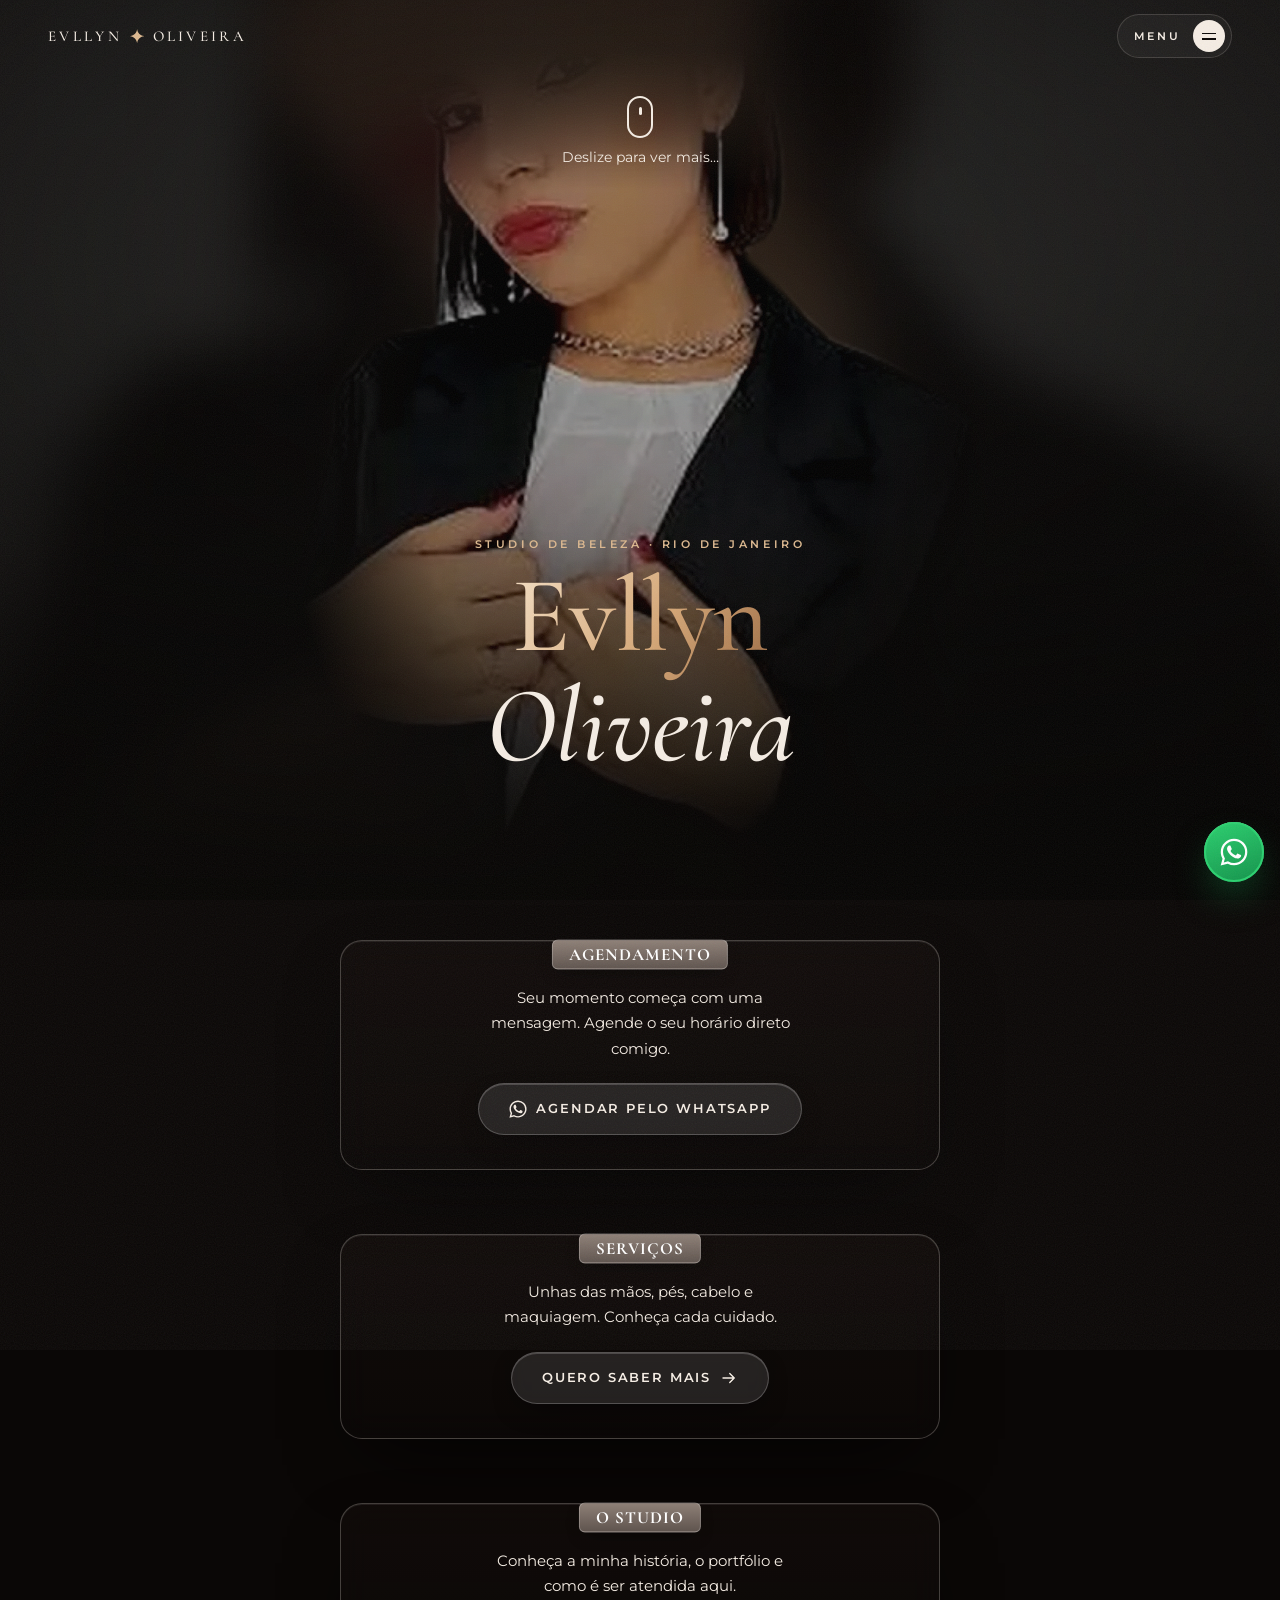
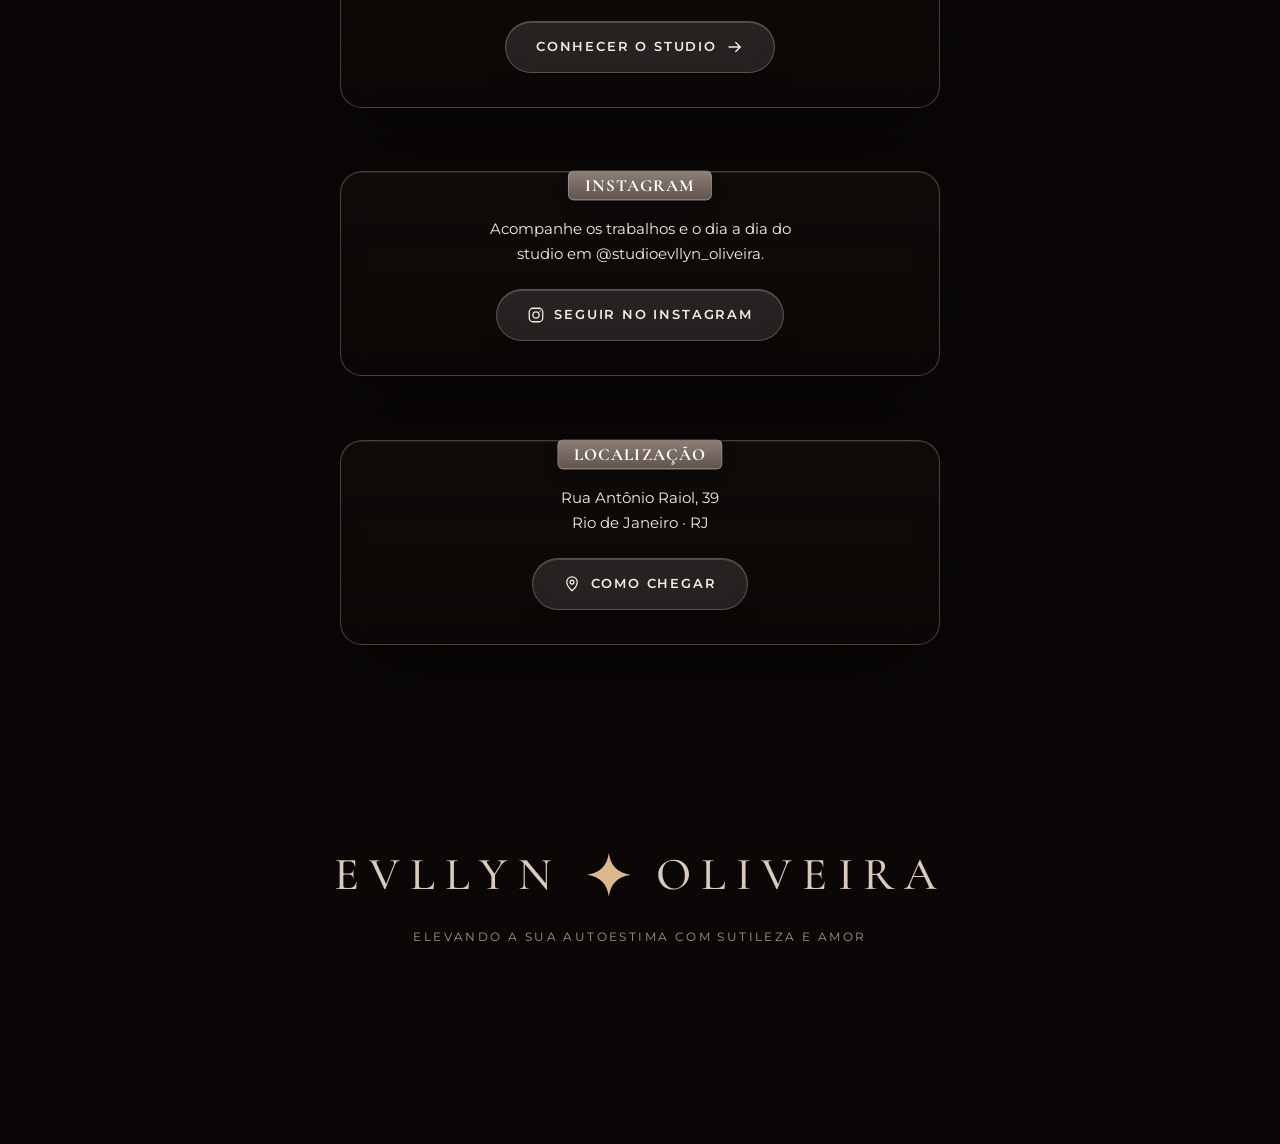
<file: index.html>
<!doctype html><html><head><meta charset=utf8><meta name=viewport content="width=device-width,initial-scale=1,viewport-fit=cover"><style>:root{color-scheme:light;box-sizing:border-box;padding-top:env(safe-area-inset-top,0px);padding-bottom:env(safe-area-inset-bottom,0px)}html{scroll-padding-top:env(safe-area-inset-top,0px)}body{margin:0;padding:0;font:14px -apple-system,BlinkMacSystemFont,sans-serif;background:#faf9f5;color:#141413}img{max-width:100%}[hidden]:not([hidden=until-found i]){display:none!important}</style></head><body>
<title>Evllyn Oliveira — Studio de beleza no Rio de Janeiro</title>
<link rel="stylesheet" href="assets/css/style.css">
<script defer src="assets/js/main.js"></script>
<script type="application/ld+json">{"@context": "https://schema.org", "@type": "BeautySalon", "name": "Studio Evllyn Oliveira", "url": "https://evllyn-oliveira.vercel.app/", "image": "https://evllyn-oliveira.vercel.app/og-image.jpg", "telephone": "+55 21 98229-0177", "sameAs": ["https://www.instagram.com/studioevllyn_oliveira/"], "address": {"@type": "PostalAddress", "streetAddress": "Rua Antônio Raiol, 39", "addressLocality": "Rio de Janeiro", "addressRegion": "RJ", "postalCode": "23032-090", "addressCountry": "BR"}, "founder": {"@type": "Person", "name": "Evllyn Oliveira"}}</script>

<a class="skip" href="#conteudo">Pular para o conteúdo</a>
<header class="site-header">
  <a href="./" aria-label="Studio Evllyn Oliveira — página inicial"><span class="brand ">Evllyn <svg class="star" viewBox="0 0 24 24" fill="currentColor" aria-hidden="true"><path d="M12 0c.9 6.6 4.5 10.9 12 12-7.5 1.1-11.1 5.4-12 12-.9-6.6-4.5-10.9-12-12C7.5 10.9 11.1 6.6 12 0z"/></svg> Oliveira</span></a>
  <button class="menu-btn" type="button" aria-expanded="false" aria-controls="menu"><span class="label">Menu</span><span class="bars" aria-hidden="true"></span></button>
</header>
<div class="menu" id="menu" aria-hidden="true">
  <div>
    <nav aria-label="Principal"><ol><li><a href="./" aria-current="page">Início</a></li><li><a href="servicos/index.html">Serviços</a></li><li><a href="studio/index.html">O Studio</a></li><li><a href="studio/index.html#portfolio">Portfólio</a></li><li><a href="studio/index.html#contato">Contato</a></li></ol></nav>
    <div class="menu-foot">
      <a href="https://wa.me/5521982290177?text=Ol%C3%A1%2C%20Evllyn%21%20Vim%20pelo%20site%20e%20gostaria%20de%20agendar%20um%20hor%C3%A1rio." target="_blank" rel="noopener">WhatsApp (21) 98229-0177</a>
      <a href="https://www.instagram.com/studioevllyn_oliveira/" target="_blank" rel="noopener">Instagram @studioevllyn_oliveira</a>
      <a href="https://www.google.com/maps/search/?api=1&query=Rua+Ant%C3%B4nio+Raiol%2C+39%2C+Rio+de+Janeiro%2C+RJ%2C+23032-090" target="_blank" rel="noopener">Rua Antônio Raiol, 39, Rio de Janeiro</a>
    </div>
  </div>
</div>

<div class="hub-bg" aria-hidden="true">
  <div class="blur" style="background-image:url(assets/img/bg-blur.webp)"></div>
  <span class="light"></span>
  <img src="assets/img/evllyn-recorte.webp" width="476" height="564" alt="" class="portrait" loading="lazy" decoding="async">
  <div class="veil"></div>
</div>

<main id="conteudo">
  <section class="hub-intro" aria-labelledby="hub-title">
    <a class="scroll-hint" href="#links" aria-label="Deslize para ver mais">
      <span class="mouse" aria-hidden="true"></span>
      <span>Deslize para ver mais…</span>
    </a>
    <span></span>
    <div class="hub-title">
      <p class="eyebrow" data-reveal style="--d:.1s">Studio de beleza · Rio de Janeiro</p>
      <h1 id="hub-title" class="display h-xl" data-split><span class="gold-text">Evllyn</span><br><em class="serif">Oliveira</em></h1>
      <p class="roles" data-reveal style="--d:.5s"><span>Unhas</span><i>✦</i><span>Pés</span><i>✦</i><span>Cabelo</span><i>✦</i><span>Maquiagem</span></p>
    </div>
  </section>

  <div class="hub-cards" id="links">
    <article class="tab-card" data-reveal="depth" data-tilt="7">
      <span class="shine" aria-hidden="true"></span>
      <h2 class="tab">Agendamento</h2>
      <p>Seu momento começa com uma mensagem. Agende o seu horário direto comigo.</p>
      <a class="btn btn-ghost" href="https://wa.me/5521982290177?text=Ol%C3%A1%2C%20Evllyn%21%20Vim%20pelo%20site%20e%20gostaria%20de%20agendar%20um%20hor%C3%A1rio." target="_blank" rel="noopener"><svg class="ico" viewBox="0 0 24 24" fill="currentColor" aria-hidden="true"><path d="M17.47 14.38c-.3-.15-1.75-.86-2.02-.96-.27-.1-.47-.15-.67.15-.2.3-.77.96-.94 1.16-.17.2-.35.22-.64.07-.3-.15-1.25-.46-2.38-1.47-.88-.79-1.47-1.76-1.65-2.06-.17-.3-.02-.46.13-.6.13-.13.3-.35.45-.52.15-.17.2-.3.3-.5.1-.2.05-.37-.03-.52-.07-.15-.67-1.61-.92-2.2-.24-.58-.49-.5-.67-.51h-.57c-.2 0-.52.07-.79.37-.27.3-1.04 1.02-1.04 2.48 0 1.46 1.07 2.88 1.21 3.07.15.2 2.1 3.2 5.08 4.49.71.31 1.26.49 1.7.63.71.22 1.36.19 1.87.12.57-.09 1.75-.72 2-1.41.25-.69.25-1.29.17-1.41-.07-.12-.27-.2-.57-.35zM12.04 21.5h-.01a9.45 9.45 0 0 1-4.82-1.32l-.35-.2-3.58.94.96-3.49-.23-.36A9.43 9.43 0 0 1 2.56 12C2.56 6.78 6.8 2.54 12.04 2.54c2.53 0 4.91.99 6.7 2.78a9.4 9.4 0 0 1 2.77 6.7c0 5.22-4.25 9.48-9.47 9.48zm8.06-17.54A11.33 11.33 0 0 0 12.04.62C5.76.62.65 5.73.65 12c0 2 .52 3.96 1.52 5.69L.55 23.6l6.05-1.59a11.36 11.36 0 0 0 5.43 1.38h.01c6.28 0 11.39-5.11 11.39-11.39 0-3.04-1.19-5.9-3.33-8.05z"/></svg> Agendar pelo WhatsApp</a>
    </article>

    <article class="tab-card" data-reveal="depth" data-tilt="7">
      <span class="shine" aria-hidden="true"></span>
      <h2 class="tab">Serviços</h2>
      <p>Unhas das mãos, pés, cabelo e maquiagem. Conheça cada cuidado.</p>
      <a class="btn btn-ghost" href="servicos/index.html">Quero saber mais <svg class="ico arrow" viewBox="0 0 24 24" fill="none" stroke="currentColor" stroke-width="1.8" stroke-linecap="round" stroke-linejoin="round" aria-hidden="true"><path d="M4 12h15M13 6l6 6-6 6"/></svg></a>
    </article>

    <article class="tab-card" data-reveal="depth" data-tilt="7">
      <span class="shine" aria-hidden="true"></span>
      <h2 class="tab">O Studio</h2>
      <p>Conheça a minha história, o portfólio e como é ser atendida aqui.</p>
      <a class="btn btn-ghost" href="studio/index.html">Conhecer o studio <svg class="ico arrow" viewBox="0 0 24 24" fill="none" stroke="currentColor" stroke-width="1.8" stroke-linecap="round" stroke-linejoin="round" aria-hidden="true"><path d="M4 12h15M13 6l6 6-6 6"/></svg></a>
    </article>

    <article class="tab-card" data-reveal="depth" data-tilt="7">
      <span class="shine" aria-hidden="true"></span>
      <h2 class="tab">Instagram</h2>
      <p>Acompanhe os trabalhos e o dia a dia do studio em @studioevllyn_oliveira.</p>
      <a class="btn btn-ghost" href="https://www.instagram.com/studioevllyn_oliveira/" target="_blank" rel="noopener"><svg class="ico" viewBox="0 0 24 24" fill="none" stroke="currentColor" stroke-width="1.7" aria-hidden="true"><rect x="3" y="3" width="18" height="18" rx="5"/><circle cx="12" cy="12" r="4.2"/><circle cx="17.4" cy="6.6" r=".9" fill="currentColor" stroke="none"/></svg> Seguir no Instagram</a>
    </article>

    <article class="tab-card" data-reveal="depth" data-tilt="7">
      <span class="shine" aria-hidden="true"></span>
      <h2 class="tab">Localização</h2>
      <p>Rua Antônio Raiol, 39<br>Rio de Janeiro · RJ</p>
      <a class="btn btn-ghost" href="https://www.google.com/maps/search/?api=1&amp;query=Rua+Ant%C3%B4nio+Raiol%2C+39%2C+Rio+de+Janeiro%2C+RJ%2C+23032-090" target="_blank" rel="noopener"><svg class="ico" viewBox="0 0 24 24" fill="none" stroke="currentColor" stroke-width="1.7" aria-hidden="true"><path d="M12 21s-7-6.2-7-11.5a7 7 0 0 1 14 0C19 14.8 12 21 12 21z"/><circle cx="12" cy="9.5" r="2.5"/></svg> Como chegar</a>
    </article>
  </div>

  <div class="hub-sign">
    <div data-reveal="blur"><span class="brand brand-lg">Evllyn <svg class="star" viewBox="0 0 24 24" fill="currentColor" aria-hidden="true"><path d="M12 0c.9 6.6 4.5 10.9 12 12-7.5 1.1-11.1 5.4-12 12-.9-6.6-4.5-10.9-12-12C7.5 10.9 11.1 6.6 12 0z"/></svg> Oliveira</span></div>
    <small data-reveal style="--d:.2s">Elevando a sua autoestima com sutileza e amor</small>
  </div>
</main>

<a class="wa-float" href="https://wa.me/5521982290177?text=Ol%C3%A1%2C%20Evllyn%21%20Vim%20pelo%20site%20e%20gostaria%20de%20agendar%20um%20hor%C3%A1rio." target="_blank" rel="noopener" aria-label="Conversar com a Evllyn no WhatsApp"><svg  viewBox="0 0 24 24" fill="currentColor" aria-hidden="true"><path d="M17.47 14.38c-.3-.15-1.75-.86-2.02-.96-.27-.1-.47-.15-.67.15-.2.3-.77.96-.94 1.16-.17.2-.35.22-.64.07-.3-.15-1.25-.46-2.38-1.47-.88-.79-1.47-1.76-1.65-2.06-.17-.3-.02-.46.13-.6.13-.13.3-.35.45-.52.15-.17.2-.3.3-.5.1-.2.05-.37-.03-.52-.07-.15-.67-1.61-.92-2.2-.24-.58-.49-.5-.67-.51h-.57c-.2 0-.52.07-.79.37-.27.3-1.04 1.02-1.04 2.48 0 1.46 1.07 2.88 1.21 3.07.15.2 2.1 3.2 5.08 4.49.71.31 1.26.49 1.7.63.71.22 1.36.19 1.87.12.57-.09 1.75-.72 2-1.41.25-.69.25-1.29.17-1.41-.07-.12-.27-.2-.57-.35zM12.04 21.5h-.01a9.45 9.45 0 0 1-4.82-1.32l-.35-.2-3.58.94.96-3.49-.23-.36A9.43 9.43 0 0 1 2.56 12C2.56 6.78 6.8 2.54 12.04 2.54c2.53 0 4.91.99 6.7 2.78a9.4 9.4 0 0 1 2.77 6.7c0 5.22-4.25 9.48-9.47 9.48zm8.06-17.54A11.33 11.33 0 0 0 12.04.62C5.76.62.65 5.73.65 12c0 2 .52 3.96 1.52 5.69L.55 23.6l6.05-1.59a11.36 11.36 0 0 0 5.43 1.38h.01c6.28 0 11.39-5.11 11.39-11.39 0-3.04-1.19-5.9-3.33-8.05z"/></svg><span>Agendar horário</span></a>
<button class="to-top" type="button" aria-label="Voltar ao topo"><svg viewBox="0 0 52 52" style="position:absolute;inset:-2px;width:52px;height:52px;transform:rotate(-90deg)" aria-hidden="true"><circle class="progress" cx="26" cy="26" r="24" fill="none" stroke-width="1.5"/></svg><svg viewBox="0 0 24 24" fill="none" stroke="currentColor" stroke-width="1.8" stroke-linecap="round" stroke-linejoin="round" aria-hidden="true"><path d="M12 19V5M6 11l6-6 6 6"/></svg></button>
<dialog class="lightbox" id="lightbox" aria-label="Visualizar foto">
  <figure><img src="assets/img/evllyn-retrato.webp" width="476" height="564" alt="" loading="lazy" decoding="async"><figcaption></figcaption></figure>
  <button class="lb-btn lb-close" type="button" aria-label="Fechar"><svg viewBox="0 0 24 24" fill="none" stroke="currentColor" stroke-width="1.8" stroke-linecap="round" aria-hidden="true"><path d="M6 6l12 12M18 6L6 18"/></svg></button>
  <button class="lb-btn lb-prev" type="button" aria-label="Foto anterior"><svg viewBox="0 0 24 24" fill="none" stroke="currentColor" stroke-width="1.8" stroke-linecap="round" stroke-linejoin="round" aria-hidden="true"><path d="M15 5l-7 7 7 7"/></svg></button>
  <button class="lb-btn lb-next" type="button" aria-label="Próxima foto"><svg viewBox="0 0 24 24" fill="none" stroke="currentColor" stroke-width="1.8" stroke-linecap="round" stroke-linejoin="round" aria-hidden="true"><path d="M9 5l7 7-7 7"/></svg></button>
</dialog>

</body></html>
</file>
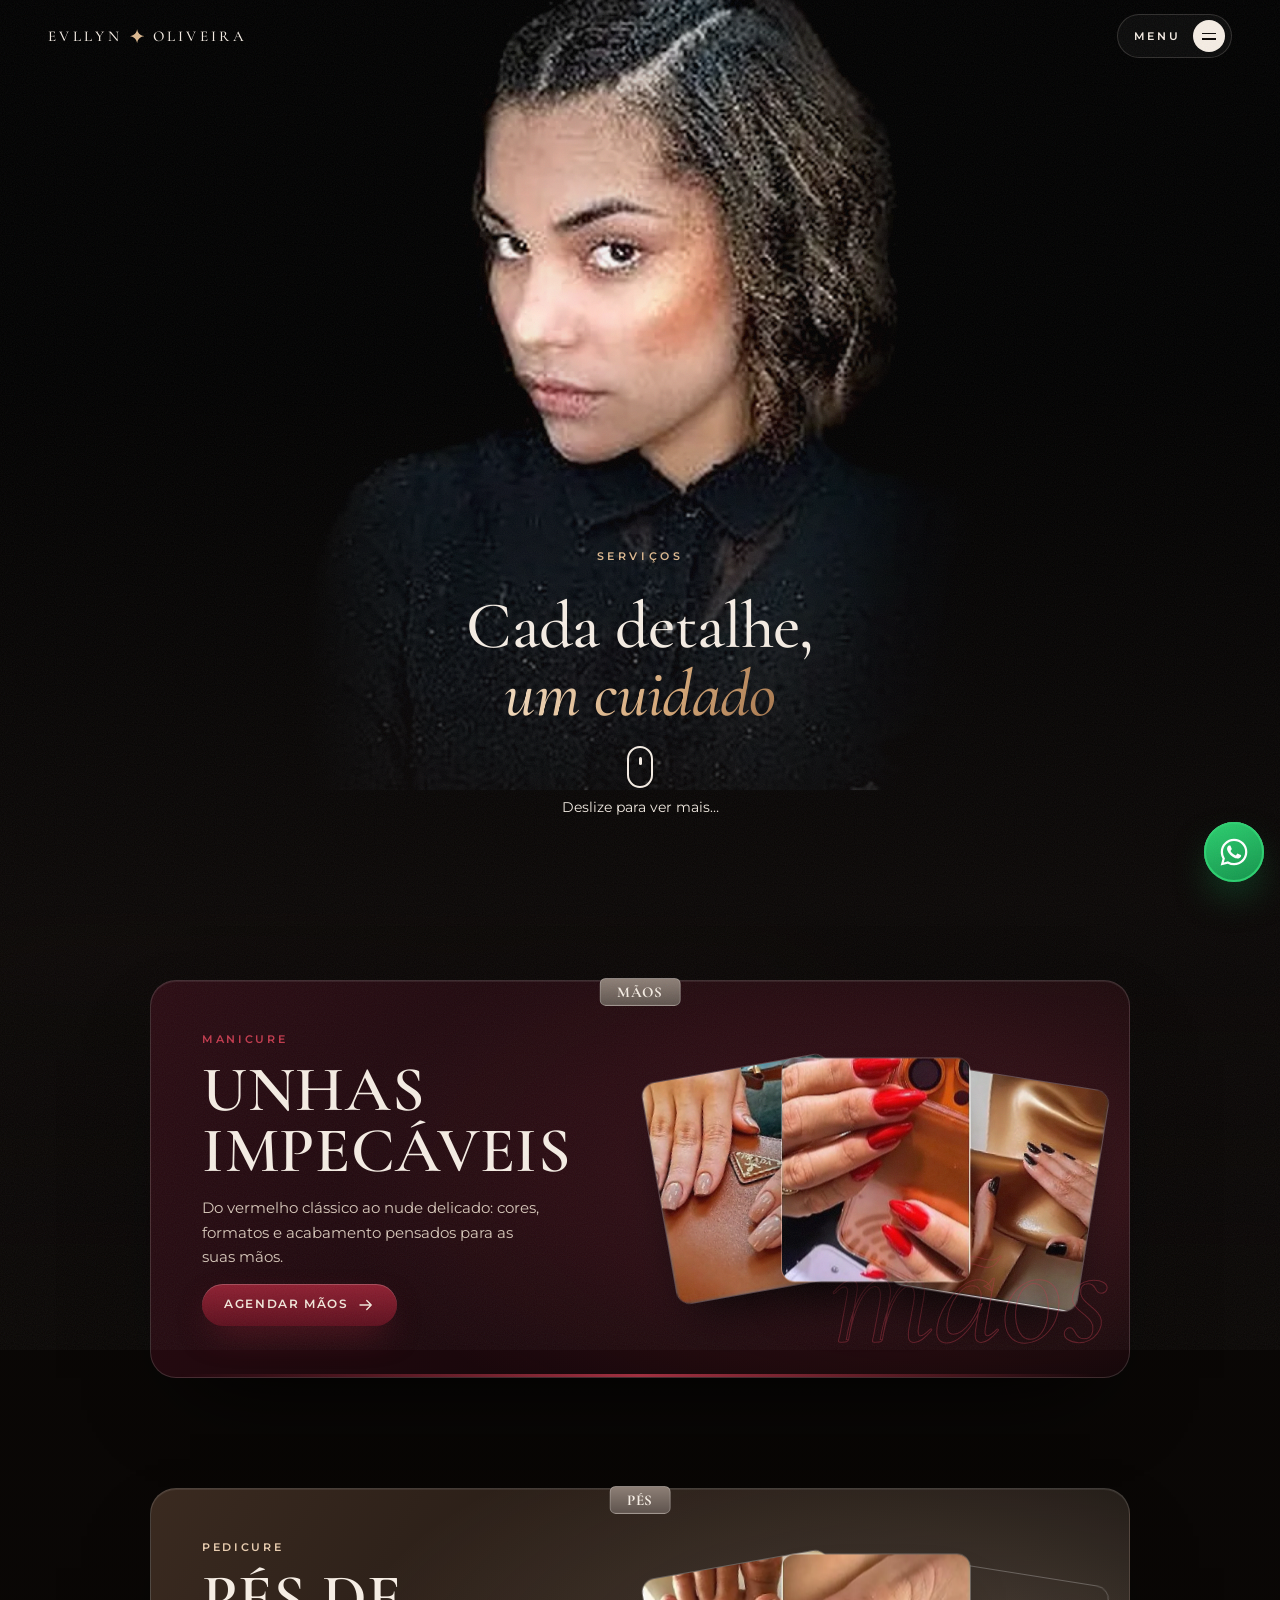
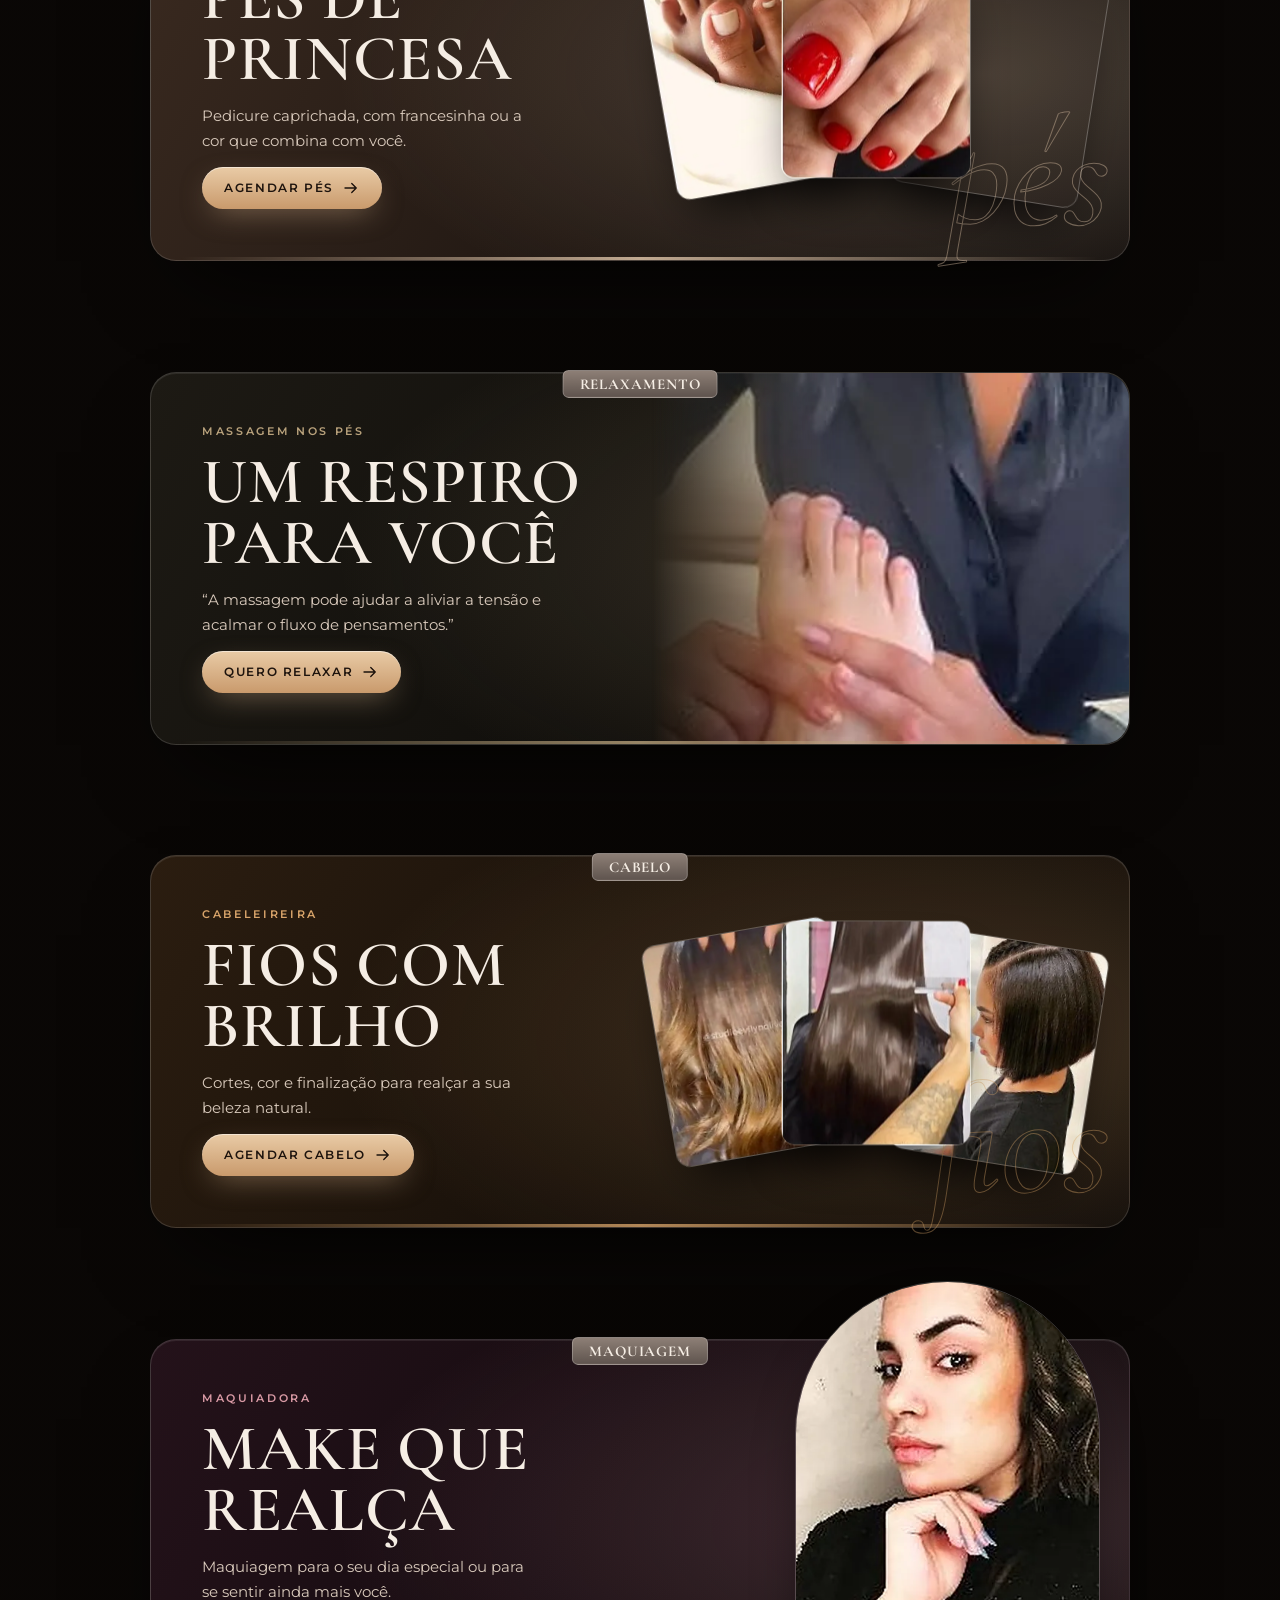
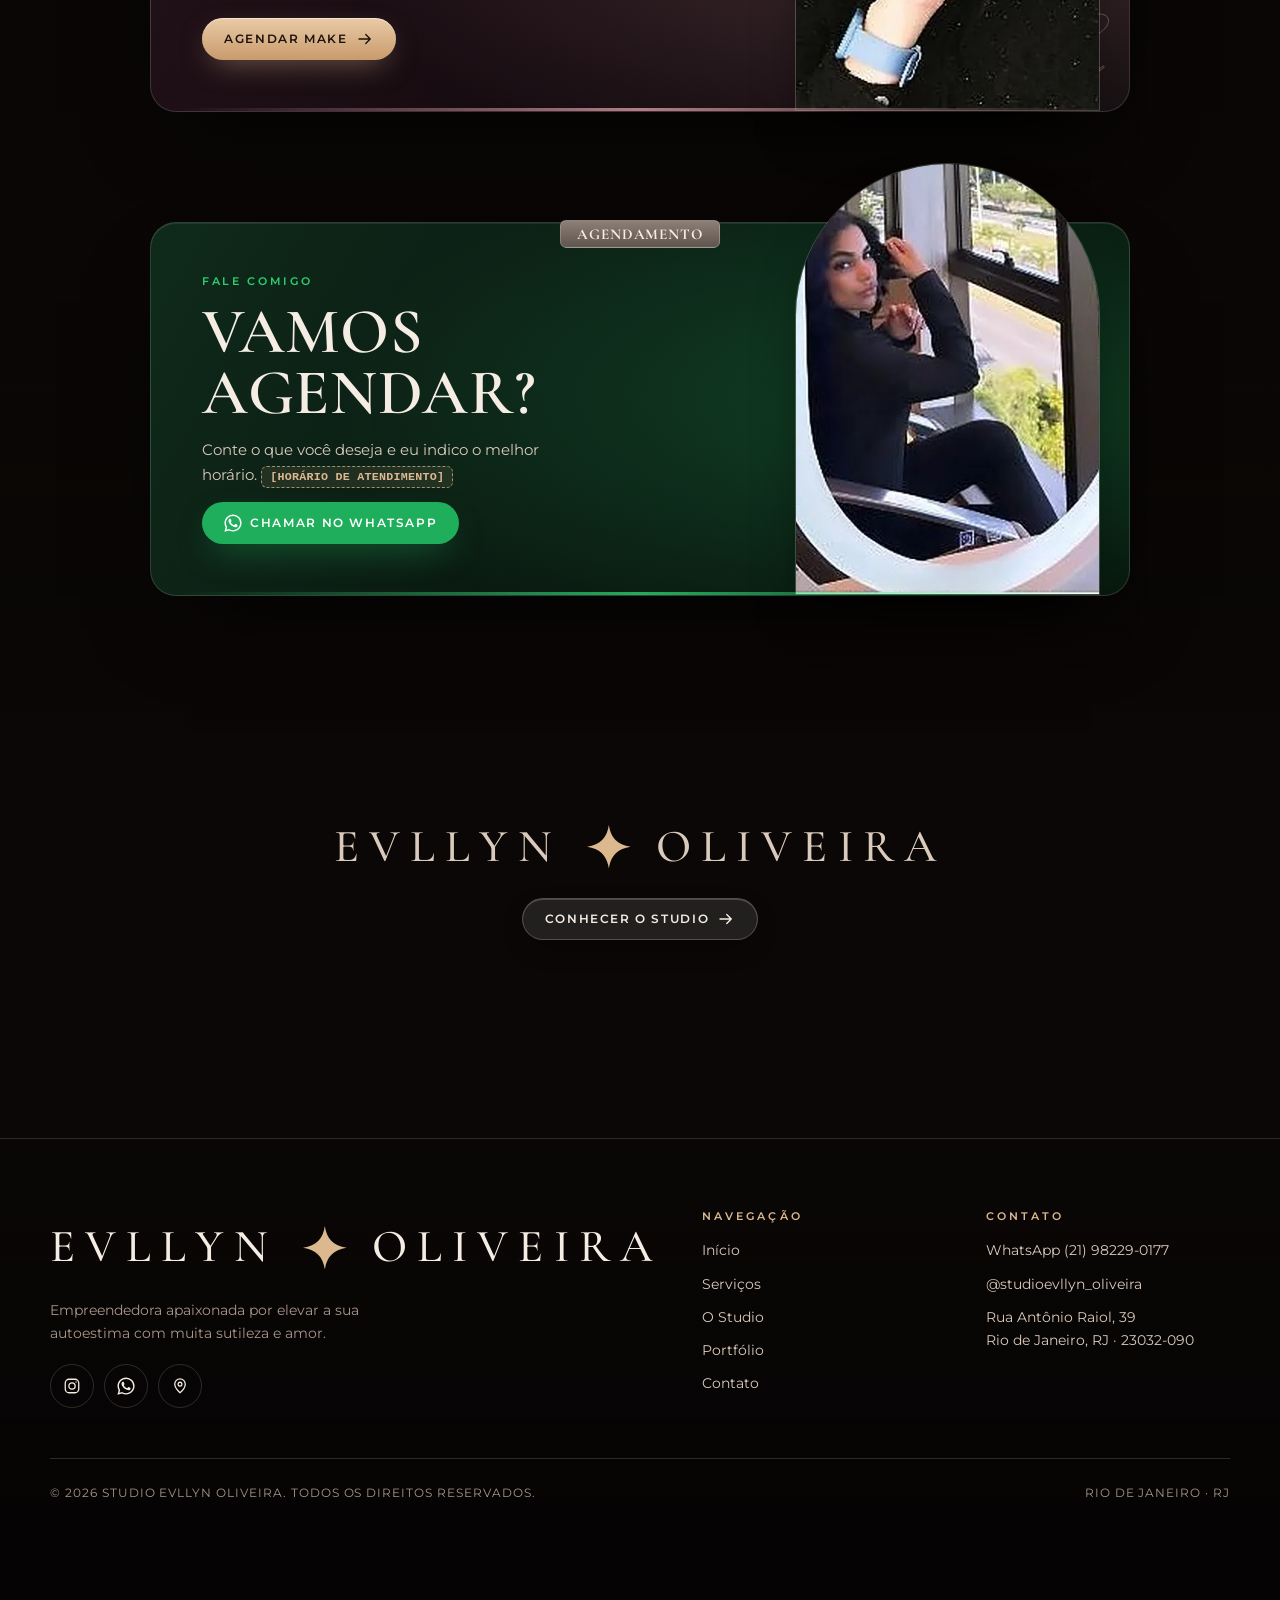
<file: servicos/index.html>
<!doctype html>
<html lang="pt-BR">
<head>
<meta charset="utf-8">
<meta name="viewport" content="width=device-width, initial-scale=1, viewport-fit=cover">
<title>Serviços — Evllyn Oliveira | Unhas, pés, cabelo e maquiagem</title>
<meta name="description" content="Manicure, pedicure, francesinha, massagem relaxante nos pés, cabelo e maquiagem com Evllyn Oliveira no Rio de Janeiro. Agende pelo WhatsApp.">
<link rel="canonical" href="https://evllyn-oliveira.vercel.app/servicos">
<meta name="theme-color" content="#0a0706">
<meta property="og:type" content="website">
<meta property="og:locale" content="pt_BR">
<meta property="og:site_name" content="Studio Evllyn Oliveira">
<meta property="og:title" content="Serviços — Evllyn Oliveira | Unhas, pés, cabelo e maquiagem">
<meta property="og:description" content="Manicure, pedicure, francesinha, massagem relaxante nos pés, cabelo e maquiagem com Evllyn Oliveira no Rio de Janeiro. Agende pelo WhatsApp.">
<meta property="og:url" content="https://evllyn-oliveira.vercel.app/servicos">
<meta property="og:image" content="https://evllyn-oliveira.vercel.app/og-image.jpg">
<meta property="og:image:width" content="1200"><meta property="og:image:height" content="630">
<meta name="twitter:card" content="summary_large_image">
<link rel="icon" href="/favicon.svg" type="image/svg+xml">
<link rel="icon" href="/favicon-32.png" sizes="32x32" type="image/png">
<link rel="apple-touch-icon" href="/apple-touch-icon.png">
<link rel="manifest" href="/site.webmanifest">
<link rel="preload" href="../assets/fonts/cormorant-garamond-latin-500-normal.woff2" as="font" type="font/woff2" crossorigin>
<link rel="preload" href="../assets/fonts/montserrat-latin-400-normal.woff2" as="font" type="font/woff2" crossorigin>
<link rel="stylesheet" href="../assets/css/style.css">
<script defer src="../assets/js/main.js"></script>
<script type="application/ld+json">{"@context": "https://schema.org", "@type": "BeautySalon", "name": "Studio Evllyn Oliveira", "url": "https://evllyn-oliveira.vercel.app/", "image": "https://evllyn-oliveira.vercel.app/og-image.jpg", "telephone": "+55 21 98229-0177", "sameAs": ["https://www.instagram.com/studioevllyn_oliveira/"], "address": {"@type": "PostalAddress", "streetAddress": "Rua Antônio Raiol, 39", "addressLocality": "Rio de Janeiro", "addressRegion": "RJ", "postalCode": "23032-090", "addressCountry": "BR"}, "founder": {"@type": "Person", "name": "Evllyn Oliveira"}}</script>
</head>
<body class="page-servicos">
<a class="skip" href="#conteudo">Pular para o conteúdo</a>
<header class="site-header">
  <a href="../" aria-label="Studio Evllyn Oliveira — página inicial"><span class="brand ">Evllyn <svg class="star" viewBox="0 0 24 24" fill="currentColor" aria-hidden="true"><path d="M12 0c.9 6.6 4.5 10.9 12 12-7.5 1.1-11.1 5.4-12 12-.9-6.6-4.5-10.9-12-12C7.5 10.9 11.1 6.6 12 0z"/></svg> Oliveira</span></a>
  <button class="menu-btn" type="button" aria-expanded="false" aria-controls="menu"><span class="label">Menu</span><span class="bars" aria-hidden="true"></span></button>
</header>
<div class="menu" id="menu" aria-hidden="true">
  <div>
    <nav aria-label="Principal"><ol><li><a href="../">Início</a></li><li><a href="../servicos/index.html" aria-current="page">Serviços</a></li><li><a href="../studio/index.html">O Studio</a></li><li><a href="../studio/index.html#portfolio">Portfólio</a></li><li><a href="../studio/index.html#contato">Contato</a></li></ol></nav>
    <div class="menu-foot">
      <a href="https://wa.me/5521982290177?text=Ol%C3%A1%2C%20Evllyn%21%20Vim%20pelo%20site%20e%20gostaria%20de%20agendar%20um%20hor%C3%A1rio." target="_blank" rel="noopener">WhatsApp (21) 98229-0177</a>
      <a href="https://www.instagram.com/studioevllyn_oliveira/" target="_blank" rel="noopener">Instagram @studioevllyn_oliveira</a>
      <a href="https://www.google.com/maps/search/?api=1&query=Rua+Ant%C3%B4nio+Raiol%2C+39%2C+Rio+de+Janeiro%2C+RJ%2C+23032-090" target="_blank" rel="noopener">Rua Antônio Raiol, 39, Rio de Janeiro</a>
    </div>
  </div>
</div>

<div class="banners-bg" style="background-image:url(../assets/img/bg-blur.webp)" aria-hidden="true"></div>

<main id="conteudo">
  <section class="portrait-hero" aria-labelledby="sv-title">
    <div class="ph-img"><img src="../assets/img/evllyn-retrato-escuro.webp" width="476" height="564" alt="Retrato de Evllyn Oliveira" loading="lazy" decoding="async"></div>
    <div class="ph-text">
      <p class="eyebrow" data-reveal>Serviços</p>
      <h1 id="sv-title" class="display h-lg" data-split>Cada detalhe,<br><em class="serif gold-text">um cuidado</em></h1>
      <a class="scroll-hint" href="#lista" data-reveal style="--d:.4s"><span class="mouse" aria-hidden="true"></span><span>Deslize para ver mais…</span></a>
    </div>
  </section>

  <div class="banners" id="lista">
    <!-- 1. Mãos -->
    <article class="banner" style="--c1:#2a0b12;--c2:#070304;--acc:#c23a4d" data-reveal="depth" data-tilt="4">
      <h2 class="tab">Mãos</h2>
      <div class="b-text">
        <span class="chip">Manicure</span>
        <h3 class="display">Unhas<br>impecáveis</h3>
        <p>Do vermelho clássico ao nude delicado: cores, formatos e acabamento pensados para as suas mãos.</p>
        <a class="btn btn-wine btn-sm" href="https://wa.me/5521982290177?text=Ol%C3%A1%2C%20Evllyn%21%20Vim%20pelo%20site%20e%20quero%20agendar%20manicure." target="_blank" rel="noopener">Agendar mãos <svg class="ico arrow" viewBox="0 0 24 24" fill="none" stroke="currentColor" stroke-width="1.8" stroke-linecap="round" stroke-linejoin="round" aria-hidden="true"><path d="M4 12h15M13 6l6 6-6 6"/></svg></a>
      </div>
      <div class="b-media" data-lightbox>
        <span class="ghost-word" aria-hidden="true">mãos</span>
        <div class="fan">
          <img src="../assets/img/maos-nude-bolsa.webp" width="476" height="564" alt="Unhas nude com acabamento delicado" loading="lazy" decoding="async">
          <img src="../assets/img/maos-vermelho.webp" width="476" height="564" alt="Unhas vermelhas clássicas" loading="lazy" decoding="async">
          <img src="../assets/img/maos-preto-dourado.webp" width="476" height="566" alt="Unhas pretas sobre fundo dourado" loading="lazy" decoding="async">
        </div>
      </div>
    </article>

    <!-- 2. Pés -->
    <article class="banner" style="--c1:#3a2a20;--c2:#0b0807;--acc:#e8cdb0" data-reveal="depth" data-tilt="4">
      <h2 class="tab">Pés</h2>
      <div class="b-text">
        <span class="chip">Pedicure</span>
        <h3 class="display">Pés de<br>princesa</h3>
        <p>Pedicure caprichada, com francesinha ou a cor que combina com você.</p>
        <a class="btn btn-sm" href="https://wa.me/5521982290177?text=Ol%C3%A1%2C%20Evllyn%21%20Vim%20pelo%20site%20e%20quero%20agendar%20pedicure." target="_blank" rel="noopener">Agendar pés <svg class="ico arrow" viewBox="0 0 24 24" fill="none" stroke="currentColor" stroke-width="1.8" stroke-linecap="round" stroke-linejoin="round" aria-hidden="true"><path d="M4 12h15M13 6l6 6-6 6"/></svg></a>
      </div>
      <div class="b-media" data-lightbox>
        <span class="ghost-word" aria-hidden="true">pés</span>
        <div class="fan">
          <img src="../assets/img/pes-francesinha-2.webp" width="476" height="568" alt="Pedicure com francesinha" loading="lazy" decoding="async">
          <img src="../assets/img/pes-vermelho.webp" width="476" height="564" alt="Pedicure com esmalte vermelho" loading="lazy" decoding="async">
          <img src="../assets/img/pes-francesinha.webp" width="476" height="568" alt="Pés com francesinha clássica" loading="lazy" decoding="async">
        </div>
      </div>
    </article>

    <!-- 3. Relaxamento -->
    <article class="banner" style="--c1:#1d1a14;--c2:#060504;--acc:#b9a27c" data-reveal="depth" data-tilt="4">
      <h2 class="tab">Relaxamento</h2>
      <div class="b-text">
        <span class="chip">Massagem nos pés</span>
        <h3 class="display">Um respiro<br>para você</h3>
        <p>“A massagem pode ajudar a aliviar a tensão e acalmar o fluxo de pensamentos.”</p>
        <a class="btn btn-sm" href="https://wa.me/5521982290177?text=Ol%C3%A1%2C%20Evllyn%21%20Vim%20pelo%20site%20e%20quero%20saber%20sobre%20a%20massagem%20relaxante%20nos%20p%C3%A9s." target="_blank" rel="noopener">Quero relaxar <svg class="ico arrow" viewBox="0 0 24 24" fill="none" stroke="currentColor" stroke-width="1.8" stroke-linecap="round" stroke-linejoin="round" aria-hidden="true"><path d="M4 12h15M13 6l6 6-6 6"/></svg></a>
      </div>
      <div class="b-media" data-lightbox>
        <div class="single"><img src="../assets/img/pes-massagem.webp" width="476" height="312" alt="Massagem relaxante nos pés" loading="lazy" decoding="async"></div>
      </div>
    </article>

    <!-- 4. Cabelo -->
    <article class="banner" style="--c1:#2b1d10;--c2:#070504;--acc:#d8a46a" data-reveal="depth" data-tilt="4">
      <h2 class="tab">Cabelo</h2>
      <div class="b-text">
        <span class="chip">Cabeleireira</span>
        <h3 class="display">Fios com<br>brilho</h3>
        <p>Cortes, cor e finalização para realçar a sua beleza natural.</p>
        <a class="btn btn-sm" href="https://wa.me/5521982290177?text=Ol%C3%A1%2C%20Evllyn%21%20Vim%20pelo%20site%20e%20quero%20agendar%20um%20servi%C3%A7o%20de%20cabelo." target="_blank" rel="noopener">Agendar cabelo <svg class="ico arrow" viewBox="0 0 24 24" fill="none" stroke="currentColor" stroke-width="1.8" stroke-linecap="round" stroke-linejoin="round" aria-hidden="true"><path d="M4 12h15M13 6l6 6-6 6"/></svg></a>
      </div>
      <div class="b-media" data-lightbox>
        <span class="ghost-word" aria-hidden="true">fios</span>
        <div class="fan">
          <img src="../assets/img/cabelo-ondas.webp" width="476" height="566" alt="Cabelo castanho com ondas e reflexos" loading="lazy" decoding="async">
          <img src="../assets/img/cabelo-brilho.webp" width="476" height="566" alt="Cabelo liso com brilho intenso" loading="lazy" decoding="async">
          <img src="../assets/img/cabelo-corte-bob.webp" width="476" height="566" alt="Corte chanel moderno" loading="lazy" decoding="async">
        </div>
      </div>
    </article>

    <!-- 5. Maquiagem -->
    <article class="banner" style="--c1:#24121a;--c2:#060405;--acc:#d99aa5" data-reveal="depth" data-tilt="4">
      <h2 class="tab">Maquiagem</h2>
      <div class="b-text">
        <span class="chip">Maquiadora</span>
        <h3 class="display">Make que<br>realça</h3>
        <p>Maquiagem para o seu dia especial ou para se sentir ainda mais você.</p>
        <a class="btn btn-sm" href="https://wa.me/5521982290177?text=Ol%C3%A1%2C%20Evllyn%21%20Vim%20pelo%20site%20e%20quero%20agendar%20uma%20maquiagem." target="_blank" rel="noopener">Agendar make <svg class="ico arrow" viewBox="0 0 24 24" fill="none" stroke="currentColor" stroke-width="1.8" stroke-linecap="round" stroke-linejoin="round" aria-hidden="true"><path d="M4 12h15M13 6l6 6-6 6"/></svg></a>
      </div>
      <div class="b-media">
        <span class="ghost-word" aria-hidden="true">make</span>
        <div class="pop-portrait"><img src="../assets/img/evllyn-sobre.webp" width="476" height="564" alt="Evllyn Oliveira maquiada" loading="lazy" decoding="async"></div>
      </div>
    </article>

    <!-- 6. Agendamento -->
    <article class="banner" style="--c1:#0f2a1b;--c2:#050806;--acc:#2bd06f" data-reveal="depth" data-tilt="4">
      <h2 class="tab">Agendamento</h2>
      <div class="b-text">
        <span class="chip">Fale comigo</span>
        <h3 class="display">Vamos<br>agendar?</h3>
        <p>Conte o que você deseja e eu indico o melhor horário. <span class="ph">[HORÁRIO DE ATENDIMENTO]</span></p>
        <a class="btn btn-wa btn-sm" href="https://wa.me/5521982290177?text=Ol%C3%A1%2C%20Evllyn%21%20Vim%20pelo%20site%20e%20gostaria%20de%20agendar%20um%20hor%C3%A1rio." target="_blank" rel="noopener"><svg class="ico" viewBox="0 0 24 24" fill="currentColor" aria-hidden="true"><path d="M17.47 14.38c-.3-.15-1.75-.86-2.02-.96-.27-.1-.47-.15-.67.15-.2.3-.77.96-.94 1.16-.17.2-.35.22-.64.07-.3-.15-1.25-.46-2.38-1.47-.88-.79-1.47-1.76-1.65-2.06-.17-.3-.02-.46.13-.6.13-.13.3-.35.45-.52.15-.17.2-.3.3-.5.1-.2.05-.37-.03-.52-.07-.15-.67-1.61-.92-2.2-.24-.58-.49-.5-.67-.51h-.57c-.2 0-.52.07-.79.37-.27.3-1.04 1.02-1.04 2.48 0 1.46 1.07 2.88 1.21 3.07.15.2 2.1 3.2 5.08 4.49.71.31 1.26.49 1.7.63.71.22 1.36.19 1.87.12.57-.09 1.75-.72 2-1.41.25-.69.25-1.29.17-1.41-.07-.12-.27-.2-.57-.35zM12.04 21.5h-.01a9.45 9.45 0 0 1-4.82-1.32l-.35-.2-3.58.94.96-3.49-.23-.36A9.43 9.43 0 0 1 2.56 12C2.56 6.78 6.8 2.54 12.04 2.54c2.53 0 4.91.99 6.7 2.78a9.4 9.4 0 0 1 2.77 6.7c0 5.22-4.25 9.48-9.47 9.48zm8.06-17.54A11.33 11.33 0 0 0 12.04.62C5.76.62.65 5.73.65 12c0 2 .52 3.96 1.52 5.69L.55 23.6l6.05-1.59a11.36 11.36 0 0 0 5.43 1.38h.01c6.28 0 11.39-5.11 11.39-11.39 0-3.04-1.19-5.9-3.33-8.05z"/></svg> Chamar no WhatsApp</a>
      </div>
      <div class="b-media">
        <div class="pop-portrait"><img src="../assets/img/evllyn-studio.webp" width="476" height="566" alt="Evllyn Oliveira no studio" loading="lazy" decoding="async"></div>
      </div>
    </article>
  </div>

  <div class="hub-sign">
    <div data-reveal="blur"><span class="brand brand-lg">Evllyn <svg class="star" viewBox="0 0 24 24" fill="currentColor" aria-hidden="true"><path d="M12 0c.9 6.6 4.5 10.9 12 12-7.5 1.1-11.1 5.4-12 12-.9-6.6-4.5-10.9-12-12C7.5 10.9 11.1 6.6 12 0z"/></svg> Oliveira</span></div>
    <a class="btn btn-ghost btn-sm" href="../studio/index.html" data-reveal style="--d:.2s">Conhecer o studio <svg class="ico arrow" viewBox="0 0 24 24" fill="none" stroke="currentColor" stroke-width="1.8" stroke-linecap="round" stroke-linejoin="round" aria-hidden="true"><path d="M4 12h15M13 6l6 6-6 6"/></svg></a>
  </div>
</main>

<footer class="site-footer">
  <div class="foot-grid">
    <div>
      <a href="../" aria-label="Início"><span class="brand brand-lg">Evllyn <svg class="star" viewBox="0 0 24 24" fill="currentColor" aria-hidden="true"><path d="M12 0c.9 6.6 4.5 10.9 12 12-7.5 1.1-11.1 5.4-12 12-.9-6.6-4.5-10.9-12-12C7.5 10.9 11.1 6.6 12 0z"/></svg> Oliveira</span></a>
      <p>Empreendedora apaixonada por elevar a sua autoestima com muita sutileza e amor.</p>
      <div class="social">
        <a href="https://www.instagram.com/studioevllyn_oliveira/" target="_blank" rel="noopener" aria-label="Instagram @studioevllyn_oliveira"><svg class="ico" viewBox="0 0 24 24" fill="none" stroke="currentColor" stroke-width="1.7" aria-hidden="true"><rect x="3" y="3" width="18" height="18" rx="5"/><circle cx="12" cy="12" r="4.2"/><circle cx="17.4" cy="6.6" r=".9" fill="currentColor" stroke="none"/></svg></a>
        <a href="https://wa.me/5521982290177?text=Ol%C3%A1%2C%20Evllyn%21%20Vim%20pelo%20site%20e%20gostaria%20de%20agendar%20um%20hor%C3%A1rio." target="_blank" rel="noopener" aria-label="WhatsApp"><svg class="ico" viewBox="0 0 24 24" fill="currentColor" aria-hidden="true"><path d="M17.47 14.38c-.3-.15-1.75-.86-2.02-.96-.27-.1-.47-.15-.67.15-.2.3-.77.96-.94 1.16-.17.2-.35.22-.64.07-.3-.15-1.25-.46-2.38-1.47-.88-.79-1.47-1.76-1.65-2.06-.17-.3-.02-.46.13-.6.13-.13.3-.35.45-.52.15-.17.2-.3.3-.5.1-.2.05-.37-.03-.52-.07-.15-.67-1.61-.92-2.2-.24-.58-.49-.5-.67-.51h-.57c-.2 0-.52.07-.79.37-.27.3-1.04 1.02-1.04 2.48 0 1.46 1.07 2.88 1.21 3.07.15.2 2.1 3.2 5.08 4.49.71.31 1.26.49 1.7.63.71.22 1.36.19 1.87.12.57-.09 1.75-.72 2-1.41.25-.69.25-1.29.17-1.41-.07-.12-.27-.2-.57-.35zM12.04 21.5h-.01a9.45 9.45 0 0 1-4.82-1.32l-.35-.2-3.58.94.96-3.49-.23-.36A9.43 9.43 0 0 1 2.56 12C2.56 6.78 6.8 2.54 12.04 2.54c2.53 0 4.91.99 6.7 2.78a9.4 9.4 0 0 1 2.77 6.7c0 5.22-4.25 9.48-9.47 9.48zm8.06-17.54A11.33 11.33 0 0 0 12.04.62C5.76.62.65 5.73.65 12c0 2 .52 3.96 1.52 5.69L.55 23.6l6.05-1.59a11.36 11.36 0 0 0 5.43 1.38h.01c6.28 0 11.39-5.11 11.39-11.39 0-3.04-1.19-5.9-3.33-8.05z"/></svg></a>
        <a href="https://www.google.com/maps/search/?api=1&query=Rua+Ant%C3%B4nio+Raiol%2C+39%2C+Rio+de+Janeiro%2C+RJ%2C+23032-090" target="_blank" rel="noopener" aria-label="Ver endereço no mapa"><svg class="ico" viewBox="0 0 24 24" fill="none" stroke="currentColor" stroke-width="1.7" aria-hidden="true"><path d="M12 21s-7-6.2-7-11.5a7 7 0 0 1 14 0C19 14.8 12 21 12 21z"/><circle cx="12" cy="9.5" r="2.5"/></svg></a>
      </div>
    </div>
    <div>
      <h3>Navegação</h3>
      <ul><li><a href="../">Início</a></li><li><a href="../servicos/index.html">Serviços</a></li><li><a href="../studio/index.html">O Studio</a></li><li><a href="../studio/index.html#portfolio">Portfólio</a></li><li><a href="../studio/index.html#contato">Contato</a></li></ul>
    </div>
    <div>
      <h3>Contato</h3>
      <ul>
        <li><a href="https://wa.me/5521982290177?text=Ol%C3%A1%2C%20Evllyn%21%20Vim%20pelo%20site%20e%20gostaria%20de%20agendar%20um%20hor%C3%A1rio." target="_blank" rel="noopener">WhatsApp (21) 98229-0177</a></li>
        <li><a href="https://www.instagram.com/studioevllyn_oliveira/" target="_blank" rel="noopener">@studioevllyn_oliveira</a></li>
        <li><a href="https://www.google.com/maps/search/?api=1&query=Rua+Ant%C3%B4nio+Raiol%2C+39%2C+Rio+de+Janeiro%2C+RJ%2C+23032-090" target="_blank" rel="noopener">Rua Antônio Raiol, 39<br>Rio de Janeiro, RJ · 23032-090</a></li>
      </ul>
    </div>
  </div>
  <div class="foot-bottom"><span>© <span data-year>2026</span> Studio Evllyn Oliveira. Todos os direitos reservados.</span><span>Rio de Janeiro · RJ</span></div>
</footer>
<a class="wa-float" href="https://wa.me/5521982290177?text=Ol%C3%A1%2C%20Evllyn%21%20Vim%20pelo%20site%20e%20gostaria%20de%20agendar%20um%20hor%C3%A1rio." target="_blank" rel="noopener" aria-label="Conversar com a Evllyn no WhatsApp"><svg  viewBox="0 0 24 24" fill="currentColor" aria-hidden="true"><path d="M17.47 14.38c-.3-.15-1.75-.86-2.02-.96-.27-.1-.47-.15-.67.15-.2.3-.77.96-.94 1.16-.17.2-.35.22-.64.07-.3-.15-1.25-.46-2.38-1.47-.88-.79-1.47-1.76-1.65-2.06-.17-.3-.02-.46.13-.6.13-.13.3-.35.45-.52.15-.17.2-.3.3-.5.1-.2.05-.37-.03-.52-.07-.15-.67-1.61-.92-2.2-.24-.58-.49-.5-.67-.51h-.57c-.2 0-.52.07-.79.37-.27.3-1.04 1.02-1.04 2.48 0 1.46 1.07 2.88 1.21 3.07.15.2 2.1 3.2 5.08 4.49.71.31 1.26.49 1.7.63.71.22 1.36.19 1.87.12.57-.09 1.75-.72 2-1.41.25-.69.25-1.29.17-1.41-.07-.12-.27-.2-.57-.35zM12.04 21.5h-.01a9.45 9.45 0 0 1-4.82-1.32l-.35-.2-3.58.94.96-3.49-.23-.36A9.43 9.43 0 0 1 2.56 12C2.56 6.78 6.8 2.54 12.04 2.54c2.53 0 4.91.99 6.7 2.78a9.4 9.4 0 0 1 2.77 6.7c0 5.22-4.25 9.48-9.47 9.48zm8.06-17.54A11.33 11.33 0 0 0 12.04.62C5.76.62.65 5.73.65 12c0 2 .52 3.96 1.52 5.69L.55 23.6l6.05-1.59a11.36 11.36 0 0 0 5.43 1.38h.01c6.28 0 11.39-5.11 11.39-11.39 0-3.04-1.19-5.9-3.33-8.05z"/></svg><span>Agendar horário</span></a>
<button class="to-top" type="button" aria-label="Voltar ao topo"><svg viewBox="0 0 52 52" style="position:absolute;inset:-2px;width:52px;height:52px;transform:rotate(-90deg)" aria-hidden="true"><circle class="progress" cx="26" cy="26" r="24" fill="none" stroke-width="1.5"/></svg><svg viewBox="0 0 24 24" fill="none" stroke="currentColor" stroke-width="1.8" stroke-linecap="round" stroke-linejoin="round" aria-hidden="true"><path d="M12 19V5M6 11l6-6 6 6"/></svg></button>
<dialog class="lightbox" id="lightbox" aria-label="Visualizar foto">
  <figure><img src="../assets/img/evllyn-retrato.webp" width="476" height="564" alt="" loading="lazy" decoding="async"><figcaption></figcaption></figure>
  <button class="lb-btn lb-close" type="button" aria-label="Fechar"><svg viewBox="0 0 24 24" fill="none" stroke="currentColor" stroke-width="1.8" stroke-linecap="round" aria-hidden="true"><path d="M6 6l12 12M18 6L6 18"/></svg></button>
  <button class="lb-btn lb-prev" type="button" aria-label="Foto anterior"><svg viewBox="0 0 24 24" fill="none" stroke="currentColor" stroke-width="1.8" stroke-linecap="round" stroke-linejoin="round" aria-hidden="true"><path d="M15 5l-7 7 7 7"/></svg></button>
  <button class="lb-btn lb-next" type="button" aria-label="Próxima foto"><svg viewBox="0 0 24 24" fill="none" stroke="currentColor" stroke-width="1.8" stroke-linecap="round" stroke-linejoin="round" aria-hidden="true"><path d="M9 5l7 7-7 7"/></svg></button>
</dialog>
</body>
</html>
</file>
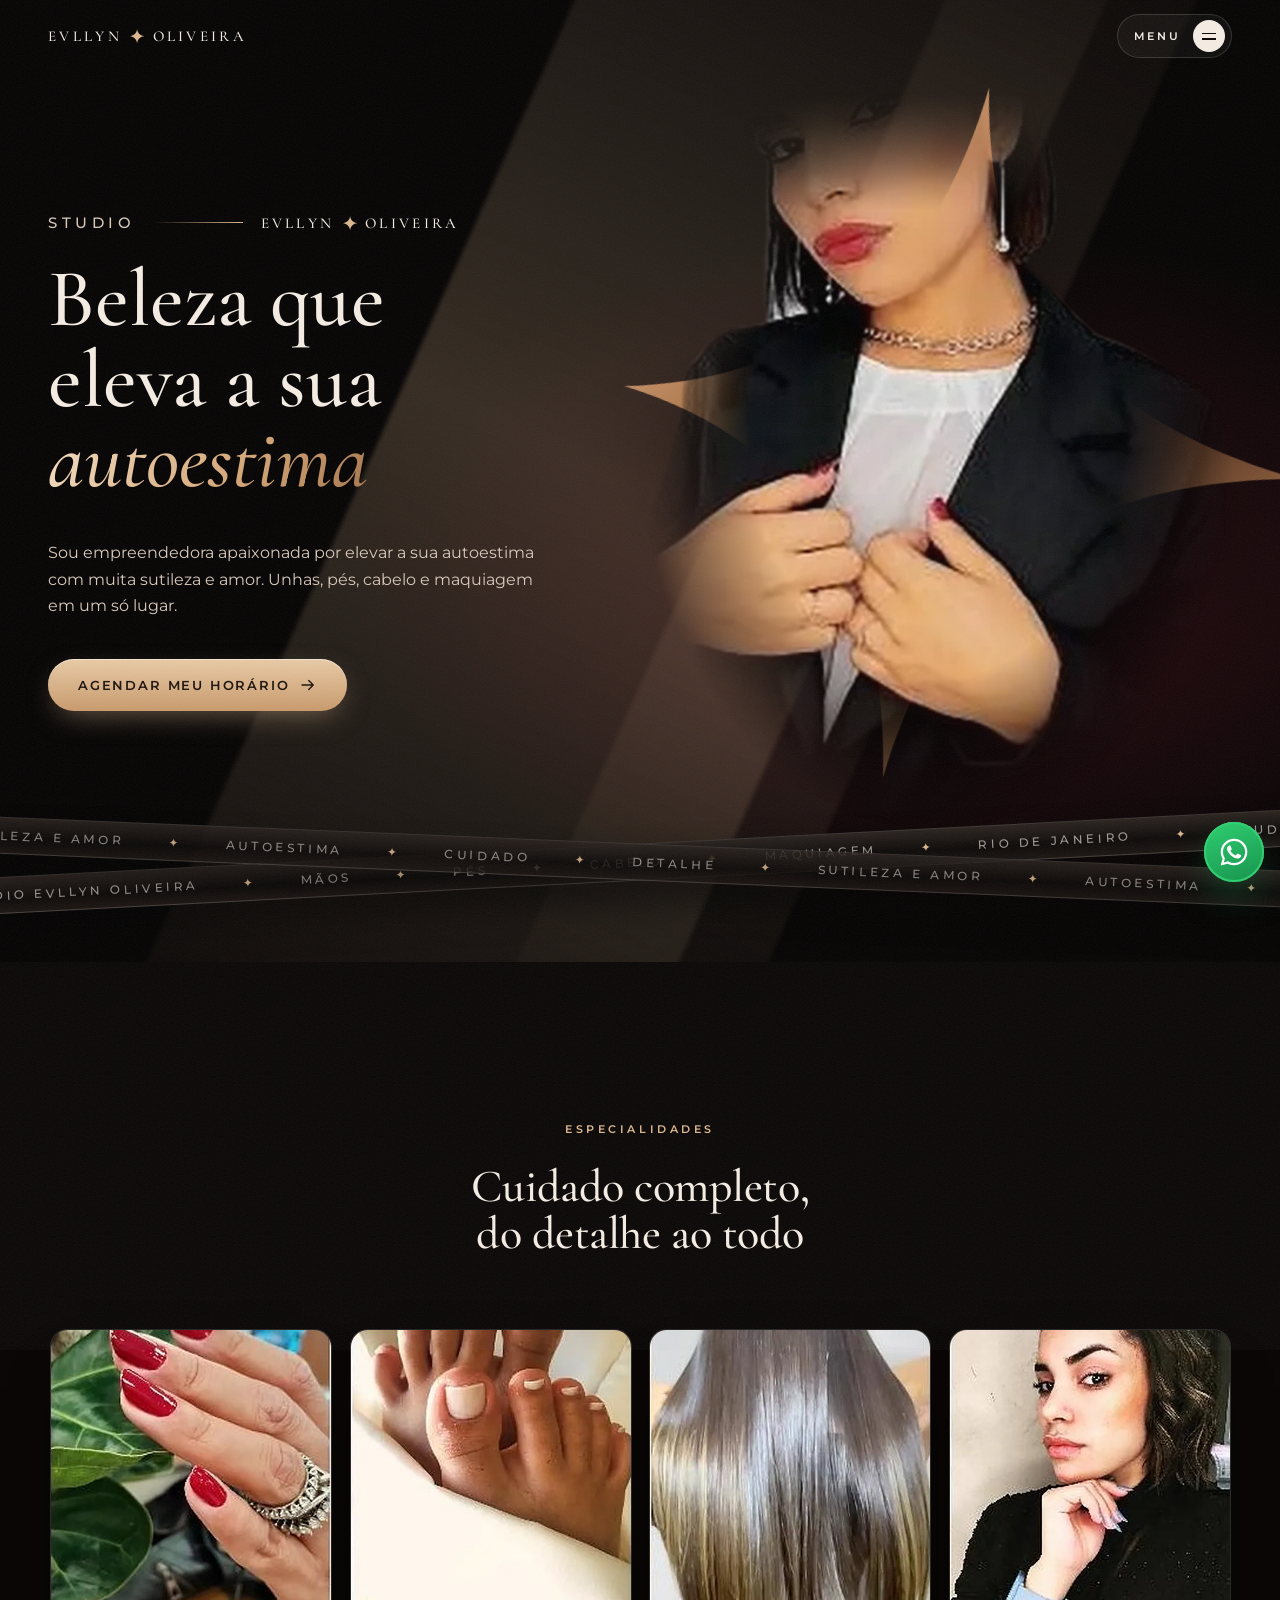
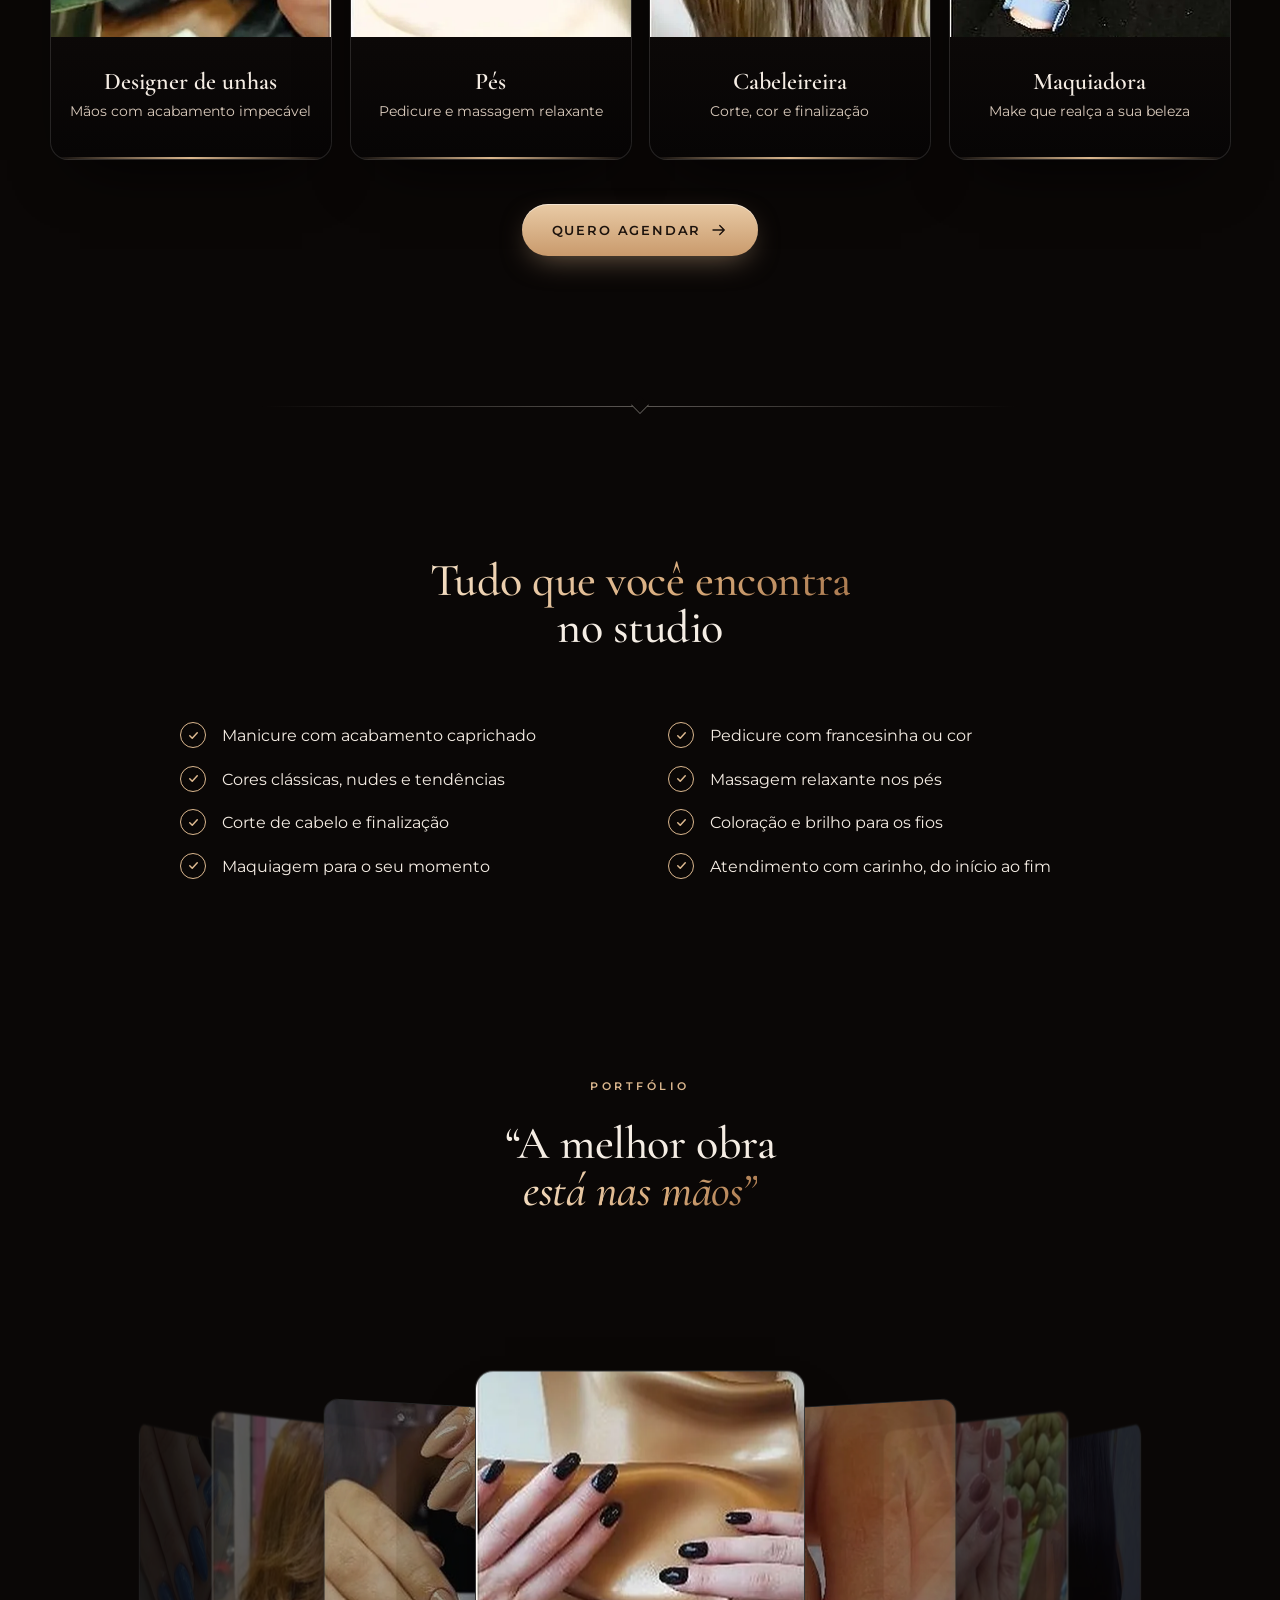
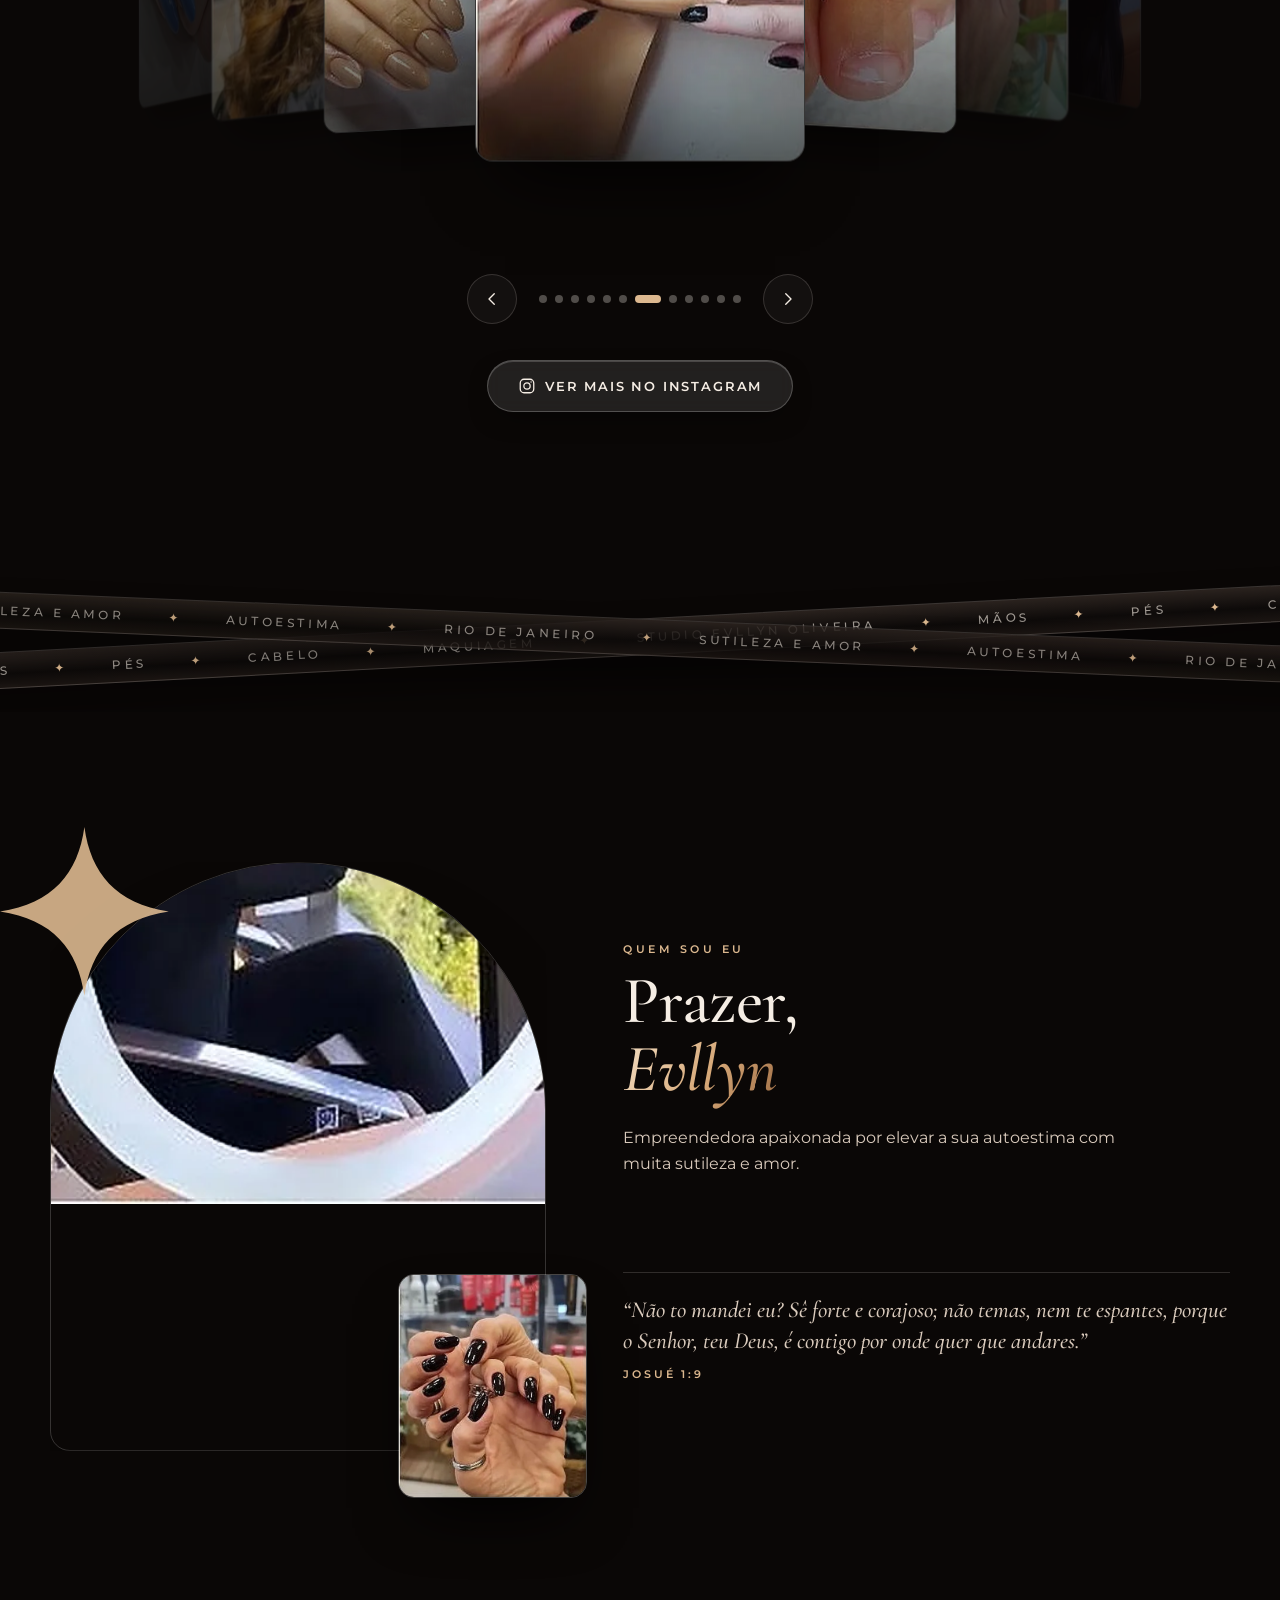
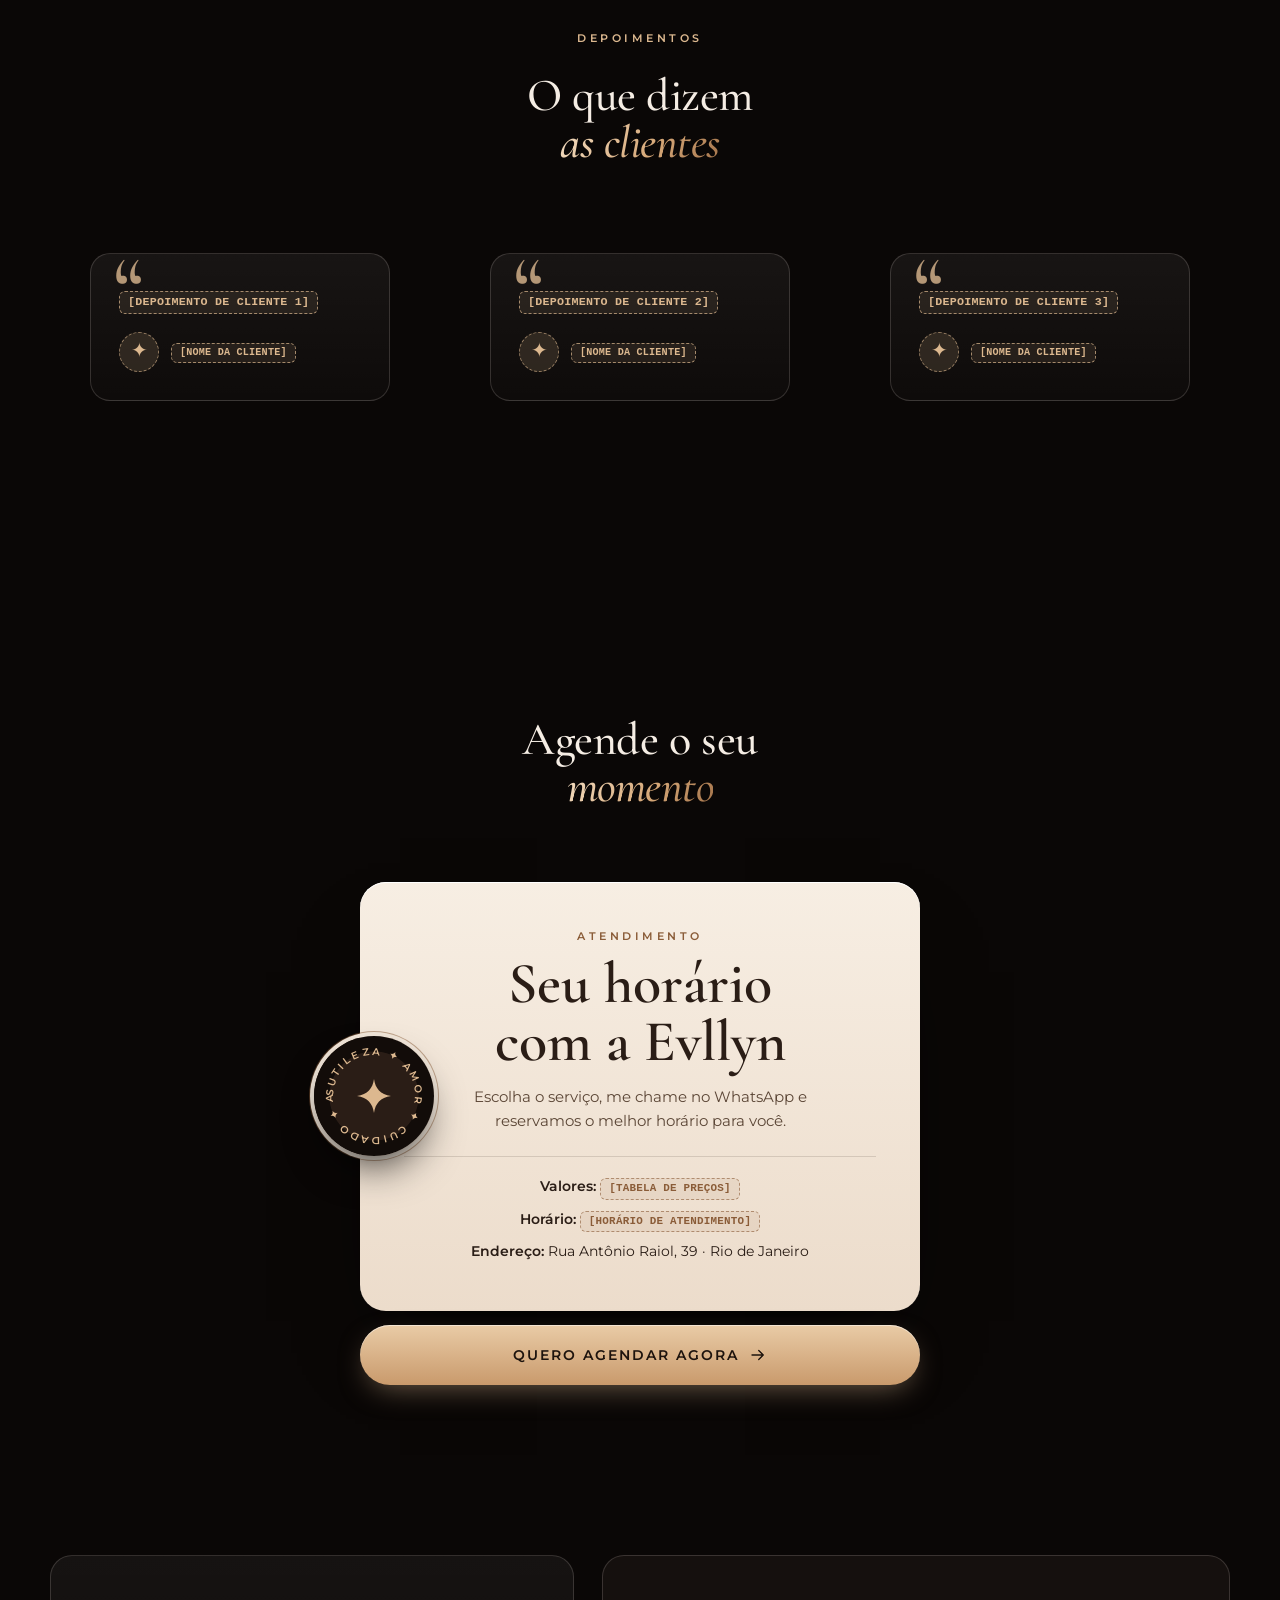
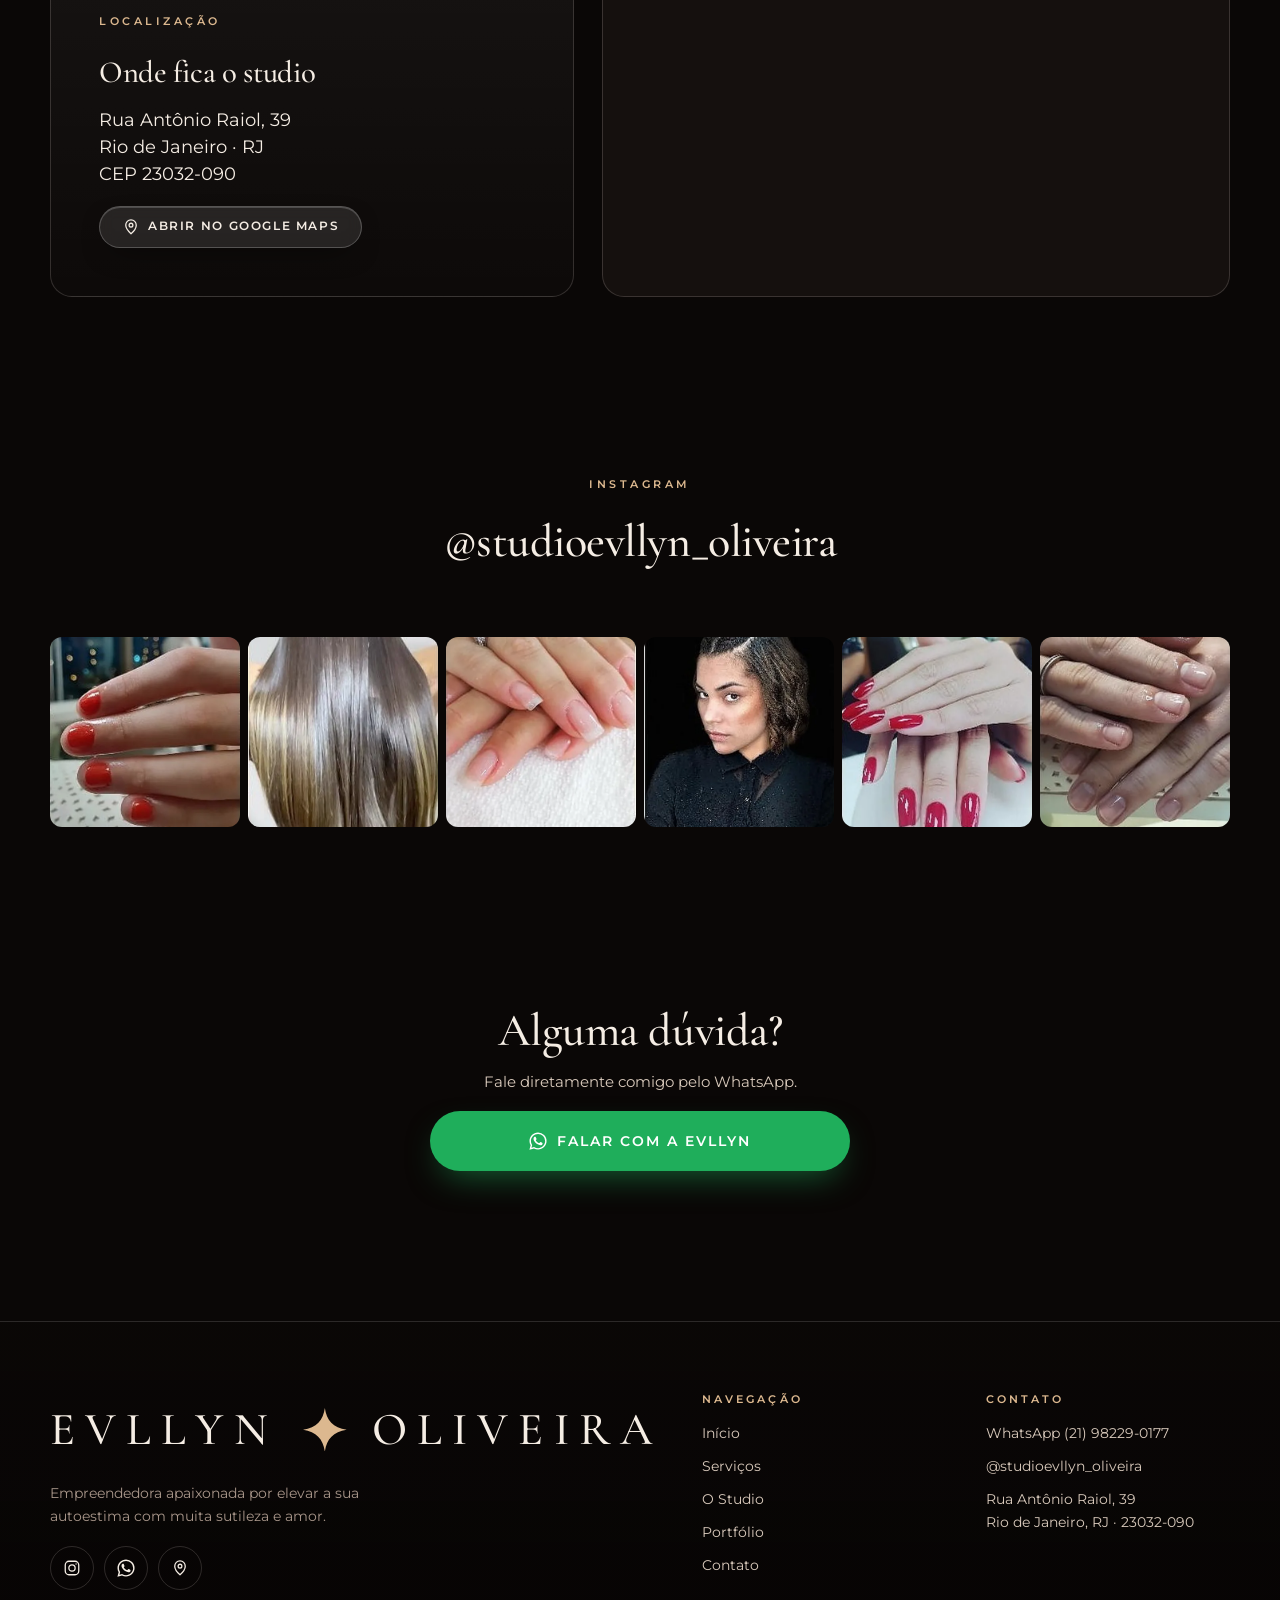
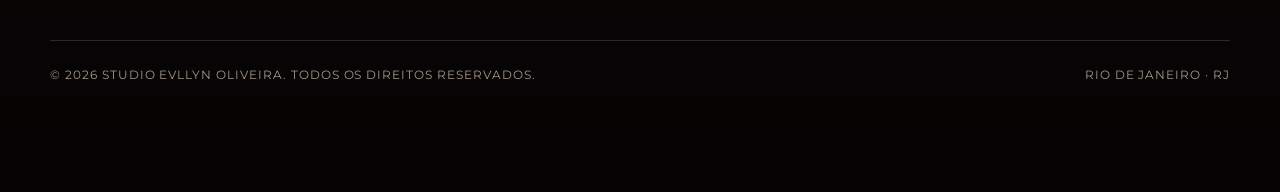
<file: studio/index.html>
<!doctype html>
<html lang="pt-BR">
<head>
<meta charset="utf-8">
<meta name="viewport" content="width=device-width, initial-scale=1, viewport-fit=cover">
<title>O Studio — Evllyn Oliveira | Designer de unhas, cabeleireira e maquiadora</title>
<meta name="description" content="Conheça o Studio Evllyn Oliveira no Rio de Janeiro: portfólio de unhas, pés e cabelo, a história da Evllyn e como agendar o seu horário.">
<link rel="canonical" href="https://evllyn-oliveira.vercel.app/studio">
<meta name="theme-color" content="#0a0706">
<meta property="og:type" content="website">
<meta property="og:locale" content="pt_BR">
<meta property="og:site_name" content="Studio Evllyn Oliveira">
<meta property="og:title" content="O Studio — Evllyn Oliveira | Designer de unhas, cabeleireira e maquiadora">
<meta property="og:description" content="Conheça o Studio Evllyn Oliveira no Rio de Janeiro: portfólio de unhas, pés e cabelo, a história da Evllyn e como agendar o seu horário.">
<meta property="og:url" content="https://evllyn-oliveira.vercel.app/studio">
<meta property="og:image" content="https://evllyn-oliveira.vercel.app/og-image.jpg">
<meta property="og:image:width" content="1200"><meta property="og:image:height" content="630">
<meta name="twitter:card" content="summary_large_image">
<link rel="icon" href="/favicon.svg" type="image/svg+xml">
<link rel="icon" href="/favicon-32.png" sizes="32x32" type="image/png">
<link rel="apple-touch-icon" href="/apple-touch-icon.png">
<link rel="manifest" href="/site.webmanifest">
<link rel="preload" href="../assets/fonts/cormorant-garamond-latin-500-normal.woff2" as="font" type="font/woff2" crossorigin>
<link rel="preload" href="../assets/fonts/montserrat-latin-400-normal.woff2" as="font" type="font/woff2" crossorigin>
<link rel="stylesheet" href="../assets/css/style.css">
<script defer src="../assets/js/main.js"></script>
<script type="application/ld+json">{"@context": "https://schema.org", "@type": "BeautySalon", "name": "Studio Evllyn Oliveira", "url": "https://evllyn-oliveira.vercel.app/", "image": "https://evllyn-oliveira.vercel.app/og-image.jpg", "telephone": "+55 21 98229-0177", "sameAs": ["https://www.instagram.com/studioevllyn_oliveira/"], "address": {"@type": "PostalAddress", "streetAddress": "Rua Antônio Raiol, 39", "addressLocality": "Rio de Janeiro", "addressRegion": "RJ", "postalCode": "23032-090", "addressCountry": "BR"}, "founder": {"@type": "Person", "name": "Evllyn Oliveira"}}</script>
</head>
<body class="page-studio">
<a class="skip" href="#conteudo">Pular para o conteúdo</a>
<header class="site-header">
  <a href="../" aria-label="Studio Evllyn Oliveira — página inicial"><span class="brand ">Evllyn <svg class="star" viewBox="0 0 24 24" fill="currentColor" aria-hidden="true"><path d="M12 0c.9 6.6 4.5 10.9 12 12-7.5 1.1-11.1 5.4-12 12-.9-6.6-4.5-10.9-12-12C7.5 10.9 11.1 6.6 12 0z"/></svg> Oliveira</span></a>
  <button class="menu-btn" type="button" aria-expanded="false" aria-controls="menu"><span class="label">Menu</span><span class="bars" aria-hidden="true"></span></button>
</header>
<div class="menu" id="menu" aria-hidden="true">
  <div>
    <nav aria-label="Principal"><ol><li><a href="../">Início</a></li><li><a href="../servicos/index.html">Serviços</a></li><li><a href="../studio/index.html" aria-current="page">O Studio</a></li><li><a href="../studio/index.html#portfolio">Portfólio</a></li><li><a href="../studio/index.html#contato">Contato</a></li></ol></nav>
    <div class="menu-foot">
      <a href="https://wa.me/5521982290177?text=Ol%C3%A1%2C%20Evllyn%21%20Vim%20pelo%20site%20e%20gostaria%20de%20agendar%20um%20hor%C3%A1rio." target="_blank" rel="noopener">WhatsApp (21) 98229-0177</a>
      <a href="https://www.instagram.com/studioevllyn_oliveira/" target="_blank" rel="noopener">Instagram @studioevllyn_oliveira</a>
      <a href="https://www.google.com/maps/search/?api=1&query=Rua+Ant%C3%B4nio+Raiol%2C+39%2C+Rio+de+Janeiro%2C+RJ%2C+23032-090" target="_blank" rel="noopener">Rua Antônio Raiol, 39, Rio de Janeiro</a>
    </div>
  </div>
</div>

<main id="conteudo">
  <!-- HERO -->
  <section class="s-hero" aria-labelledby="st-title">
    <span class="beam b1" aria-hidden="true"></span><span class="beam b2" aria-hidden="true"></span>
    <div class="s-copy">
      <div class="lockup" data-reveal><span class="lk-word">Studio</span><span class="lk-line" aria-hidden="true"></span><span class="brand ">Evllyn <svg class="star" viewBox="0 0 24 24" fill="currentColor" aria-hidden="true"><path d="M12 0c.9 6.6 4.5 10.9 12 12-7.5 1.1-11.1 5.4-12 12-.9-6.6-4.5-10.9-12-12C7.5 10.9 11.1 6.6 12 0z"/></svg> Oliveira</span></div>
      <h1 id="st-title" data-split>Beleza que<br>eleva a sua<br><em class="serif gold-text">autoestima</em></h1>
      <p class="lead" data-reveal style="--d:.3s">Sou empreendedora apaixonada por elevar a sua autoestima com muita sutileza e amor. Unhas, pés, cabelo e maquiagem em um só lugar.</p>
      <div data-reveal style="--d:.45s"><a class="btn" href="https://wa.me/5521982290177?text=Ol%C3%A1%2C%20Evllyn%21%20Vim%20pelo%20site%20e%20gostaria%20de%20agendar%20um%20hor%C3%A1rio." target="_blank" rel="noopener">Agendar meu horário <svg class="ico arrow" viewBox="0 0 24 24" fill="none" stroke="currentColor" stroke-width="1.8" stroke-linecap="round" stroke-linejoin="round" aria-hidden="true"><path d="M4 12h15M13 6l6 6-6 6"/></svg></a></div>
    </div>
    <div class="s-visual" aria-hidden="false">
      <span class="mega-star" aria-hidden="true"><svg viewBox="0 0 24 24"><defs><linearGradient id="sg" x1="0" y1="0" x2="1" y2="1"><stop offset="0" stop-color="#f3d6b1"/><stop offset=".38" stop-color="#a5683c"/><stop offset=".62" stop-color="#3b1d10"/><stop offset=".85" stop-color="#c38a5c"/><stop offset="1" stop-color="#5a2f19"/></linearGradient></defs><path fill="url(#sg)" d="M12 0c.9 6.6 4.5 10.9 12 12-7.5 1.1-11.1 5.4-12 12-.9-6.6-4.5-10.9-12-12C7.5 10.9 11.1 6.6 12 0z"/></svg></span>
      <div class="s-portrait" data-reveal="blur"><img src="../assets/img/evllyn-recorte.webp" width="476" height="564" alt="Evllyn Oliveira, de blazer preto" loading="lazy" decoding="async"></div>
    </div>
    <div class="ribbons" aria-hidden="true">
      <div class="ribbon r1"><div class="track"><span>Studio Evllyn Oliveira</span><span>Mãos</span><span>Pés</span><span>Cabelo</span><span>Maquiagem</span><span>Rio de Janeiro</span><span>Studio Evllyn Oliveira</span><span>Mãos</span><span>Pés</span><span>Cabelo</span><span>Maquiagem</span><span>Rio de Janeiro</span></div></div>
      <div class="ribbon r2"><div class="track"><span>Sutileza e amor</span><span>Autoestima</span><span>Cuidado</span><span>Detalhe</span><span>Sutileza e amor</span><span>Autoestima</span><span>Cuidado</span><span>Detalhe</span><span>Sutileza e amor</span><span>Autoestima</span><span>Cuidado</span><span>Detalhe</span></div></div>
    </div>
  </section>

  <!-- ESPECIALIDADES -->
  <section class="section" aria-labelledby="esp-title">
    <div class="wrap">
      <div class="section-head">
        <p class="eyebrow" data-reveal>Especialidades</p>
        <h2 id="esp-title" class="display h-md" data-split>Cuidado completo,<br>do detalhe ao todo</h2>
      </div>
      <div class="spec-grid">
        <article class="spec" data-reveal="depth" style="--d:0s" data-tilt="8"><figure><img src="../assets/img/maos-vermelho-folha.webp" width="476" height="574" alt="Unhas vermelhas feitas por Evllyn" loading="lazy" decoding="async"></figure><p class="cap"><strong>Designer de unhas</strong>Mãos com acabamento impecável</p></article>
        <article class="spec" data-reveal="depth" style="--d:.1s" data-tilt="8"><figure><img src="../assets/img/pes-francesinha-2.webp" width="476" height="568" alt="Pedicure com francesinha" loading="lazy" decoding="async"></figure><p class="cap"><strong>Pés</strong>Pedicure e massagem relaxante</p></article>
        <article class="spec" data-reveal="depth" style="--d:.2s" data-tilt="8"><figure><img src="../assets/img/cabelo-liso.webp" width="476" height="566" alt="Cabelo longo com brilho" loading="lazy" decoding="async"></figure><p class="cap"><strong>Cabeleireira</strong>Corte, cor e finalização</p></article>
        <article class="spec" data-reveal="depth" style="--d:.3s" data-tilt="8"><figure><img src="../assets/img/evllyn-sobre.webp" width="476" height="564" alt="Evllyn Oliveira maquiada" loading="lazy" decoding="async"></figure><p class="cap"><strong>Maquiadora</strong>Make que realça a sua beleza</p></article>
      </div>
      <div class="center" style="margin-top:44px" data-reveal><a class="btn" href="https://wa.me/5521982290177?text=Ol%C3%A1%2C%20Evllyn%21%20Vim%20pelo%20site%20e%20gostaria%20de%20agendar%20um%20hor%C3%A1rio." target="_blank" rel="noopener">Quero agendar <svg class="ico arrow" viewBox="0 0 24 24" fill="none" stroke="currentColor" stroke-width="1.8" stroke-linecap="round" stroke-linejoin="round" aria-hidden="true"><path d="M4 12h15M13 6l6 6-6 6"/></svg></a></div>
    </div>
  </section>

  <div class="divider" aria-hidden="true"></div>

  <!-- CHECKLIST -->
  <section class="section" aria-labelledby="tudo-title">
    <div class="wrap">
      <div class="section-head">
        <h2 id="tudo-title" class="display h-md" data-split><span class="gold-text">Tudo que você encontra</span><br>no studio</h2>
      </div>
      <ul class="checklist">
        <li data-reveal>Manicure com acabamento caprichado</li>
        <li data-reveal style="--d:.05s">Pedicure com francesinha ou cor</li>
        <li data-reveal style="--d:.1s">Cores clássicas, nudes e tendências</li>
        <li data-reveal style="--d:.15s">Massagem relaxante nos pés</li>
        <li data-reveal style="--d:.2s">Corte de cabelo e finalização</li>
        <li data-reveal style="--d:.25s">Coloração e brilho para os fios</li>
        <li data-reveal style="--d:.3s">Maquiagem para o seu momento</li>
        <li data-reveal style="--d:.35s">Atendimento com carinho, do início ao fim</li>
      </ul>
    </div>
  </section>

  <!-- PORTFÓLIO -->
  <section class="section flow-wrap-clip" id="portfolio" aria-labelledby="port-title" style="padding-top:40px">
    <div class="wrap">
      <div class="section-head">
        <p class="eyebrow" data-reveal>Portfólio</p>
        <h2 id="port-title" class="display h-md" data-split>“A melhor obra<br><em class="serif gold-text">está nas mãos”</em></h2>
      </div>
      <div class="flow" data-flow tabindex="0" aria-roledescription="carrossel" aria-label="Portfólio de trabalhos — use as setas para navegar">
        <figure class="flow-item"><img src="../assets/img/maos-vermelho-3.webp" width="476" height="564" alt="Unhas vermelhas com anéis dourados" loading="lazy" decoding="async"></figure>
        <figure class="flow-item"><img src="../assets/img/maos-preto-cetim.webp" width="476" height="566" alt="Unhas pretas sobre cetim" loading="lazy" decoding="async"></figure>
        <figure class="flow-item"><img src="../assets/img/maos-stiletto.webp" width="476" height="564" alt="Unhas longas stiletto brancas" loading="lazy" decoding="async"></figure>
        <figure class="flow-item"><img src="../assets/img/maos-azul.webp" width="476" height="566" alt="Unhas azuis" loading="lazy" decoding="async"></figure>
        <figure class="flow-item"><img src="../assets/img/cabelo-ondulado.webp" width="476" height="566" alt="Cabelo com ondas e luzes" loading="lazy" decoding="async"></figure>
        <figure class="flow-item"><img src="../assets/img/maos-nude.webp" width="476" height="564" alt="Unhas nude amendoadas" loading="lazy" decoding="async"></figure>
        <figure class="flow-item"><img src="../assets/img/maos-preto-2.webp" width="476" height="564" alt="Unhas pretas com fundo dourado" loading="lazy" decoding="async"></figure>
        <figure class="flow-item"><img src="../assets/img/pes-natural.webp" width="476" height="566" alt="Pedicure natural com brilho" loading="lazy" decoding="async"></figure>
        <figure class="flow-item"><img src="../assets/img/maos-malva.webp" width="476" height="564" alt="Unhas cor malva com flores" loading="lazy" decoding="async"></figure>
        <figure class="flow-item"><img src="../assets/img/cabelo-azul.webp" width="476" height="566" alt="Cabelo com coloração azul" loading="lazy" decoding="async"></figure>
        <figure class="flow-item"><img src="../assets/img/maos-marinho.webp" width="476" height="564" alt="Unhas azul-marinho" loading="lazy" decoding="async"></figure>
        <figure class="flow-item"><img src="../assets/img/maos-vermelho-5.webp" width="476" height="566" alt="Unhas vermelhas clássicas" loading="lazy" decoding="async"></figure>
      </div>
      <div class="flow-ctrl">
        <button class="flow-btn" type="button" data-prev aria-label="Anterior"><svg viewBox="0 0 24 24" fill="none" stroke="currentColor" stroke-width="1.8" stroke-linecap="round" stroke-linejoin="round" aria-hidden="true"><path d="M15 5l-7 7 7 7"/></svg></button>
        <div class="dots" role="group" aria-label="Escolher foto"></div>
        <button class="flow-btn" type="button" data-next aria-label="Próxima"><svg viewBox="0 0 24 24" fill="none" stroke="currentColor" stroke-width="1.8" stroke-linecap="round" stroke-linejoin="round" aria-hidden="true"><path d="M9 5l7 7-7 7"/></svg></button>
      </div>
      <div class="center" style="margin-top:36px" data-reveal><a class="btn btn-ghost" href="https://www.instagram.com/studioevllyn_oliveira/" target="_blank" rel="noopener"><svg class="ico" viewBox="0 0 24 24" fill="none" stroke="currentColor" stroke-width="1.7" aria-hidden="true"><rect x="3" y="3" width="18" height="18" rx="5"/><circle cx="12" cy="12" r="4.2"/><circle cx="17.4" cy="6.6" r=".9" fill="currentColor" stroke="none"/></svg> Ver mais no Instagram</a></div>
    </div>
  </section>

  <div class="ribbons static" aria-hidden="true">
    <div class="ribbon r1"><div class="track"><span>Mãos</span><span>Pés</span><span>Cabelo</span><span>Maquiagem</span><span>Studio Evllyn Oliveira</span><span>Mãos</span><span>Pés</span><span>Cabelo</span><span>Maquiagem</span><span>Studio Evllyn Oliveira</span></div></div>
    <div class="ribbon r2"><div class="track"><span>Sutileza e amor</span><span>Autoestima</span><span>Rio de Janeiro</span><span>Sutileza e amor</span><span>Autoestima</span><span>Rio de Janeiro</span><span>Sutileza e amor</span><span>Autoestima</span><span>Rio de Janeiro</span></div></div>
  </div>

  <!-- SOBRE -->
  <section class="section" id="sobre" aria-labelledby="sobre-title">
    <div class="wrap about">
      <div class="about-media">
        <div class="arch" data-reveal="clip"><div data-parallax="0.08"><img src="../assets/img/evllyn-studio.webp" width="476" height="566" alt="Evllyn Oliveira sentada na cadeira do studio, junto à janela" loading="lazy" decoding="async"></div></div>
        <div class="float-thumb" data-reveal="right" style="--d:.3s" data-tilt="10"><img src="../assets/img/maos-preto-3.webp" width="476" height="566" alt="Unhas pretas feitas no studio" loading="lazy" decoding="async"></div>
        <svg class="orbit star-spin" viewBox="0 0 24 24" fill="currentColor" aria-hidden="true"><path d="M12 0c.9 6.6 4.5 10.9 12 12-7.5 1.1-11.1 5.4-12 12-.9-6.6-4.5-10.9-12-12C7.5 10.9 11.1 6.6 12 0z" opacity=".9"/></svg>
      </div>
      <div>
        <p class="eyebrow" data-reveal>Quem sou eu</p>
        <h2 id="sobre-title" class="display h-lg" data-split>Prazer,<br><em class="serif gold-text">Evllyn</em></h2>
        <p class="lead" data-reveal style="--d:.15s;margin-top:22px">Empreendedora apaixonada por elevar a sua autoestima com muita sutileza e amor.</p>
        <p data-reveal style="--d:.25s;color:var(--ink-2)">Formada na área da beleza, atuo como designer de unhas, cabeleireira e maquiadora. <span class="ph">[ANOS DE EXPERIÊNCIA EM CADA ÁREA]</span> <span class="ph">[FORMAÇÃO / CURSOS]</span></p>
        <blockquote class="quote" data-reveal style="--d:.35s">“Não to mandei eu? Sê forte e corajoso; não temas, nem te espantes, porque o Senhor, teu Deus, é contigo por onde quer que andares.”<cite>Josué 1:9</cite></blockquote>
      </div>
    </div>
  </section>

  <!-- DEPOIMENTOS -->
  <section class="section" aria-labelledby="dep-title" style="padding-top:20px">
    <div class="wrap">
      <div class="section-head">
        <p class="eyebrow" data-reveal>Depoimentos</p>
        <h2 id="dep-title" class="display h-md" data-split>O que dizem<br><em class="serif gold-text">as clientes</em></h2>
      </div>
      <div class="testis">
        <figure class="testi" data-reveal="depth"><p><span class="ph">[DEPOIMENTO DE CLIENTE 1]</span></p><footer><span class="avatar" aria-hidden="true">✦</span><span><span class="ph">[NOME DA CLIENTE]</span></span></footer></figure>
        <figure class="testi" data-reveal="depth" style="--d:.1s"><p><span class="ph">[DEPOIMENTO DE CLIENTE 2]</span></p><footer><span class="avatar" aria-hidden="true">✦</span><span><span class="ph">[NOME DA CLIENTE]</span></span></footer></figure>
        <figure class="testi" data-reveal="depth" style="--d:.2s"><p><span class="ph">[DEPOIMENTO DE CLIENTE 3]</span></p><footer><span class="avatar" aria-hidden="true">✦</span><span><span class="ph">[NOME DA CLIENTE]</span></span></footer></figure>
      </div>
    </div>
  </section>

  <!-- AGENDE -->
  <section class="section" id="contato" aria-labelledby="ag-title">
    <div class="wrap">
      <div class="section-head"><h2 id="ag-title" class="display h-md" data-split>Agende o seu<br><em class="serif gold-text">momento</em></h2></div>
      <div class="book" data-reveal="depth">
        <div class="book-card">
          <div class="seal" aria-hidden="true">
            <svg class="ring" viewBox="0 0 100 100"><defs><path id="c" d="M50,50 m-38,0 a38,38 0 1,1 76,0 a38,38 0 1,1 -76,0"/></defs><text font-size="9.4" letter-spacing="2.6" fill="currentColor" font-family="Montserrat, sans-serif" font-weight="600"><textPath href="#c">SUTILEZA ✦ AMOR ✦ CUIDADO ✦ AUTOESTIMA ✦</textPath></text></svg>
            <svg class="core" viewBox="0 0 24 24" fill="currentColor"><path d="M12 0c.9 6.6 4.5 10.9 12 12-7.5 1.1-11.1 5.4-12 12-.9-6.6-4.5-10.9-12-12C7.5 10.9 11.1 6.6 12 0z"/></svg>
          </div>
          <p class="eyebrow">Atendimento</p>
          <h3>Seu horário<br>com a Evllyn</h3>
          <p>Escolha o serviço, me chame no WhatsApp e reservamos o melhor horário para você.</p>
          <div class="meta">
            <span><strong>Valores:</strong> <span class="ph">[TABELA DE PREÇOS]</span></span>
            <span><strong>Horário:</strong> <span class="ph">[HORÁRIO DE ATENDIMENTO]</span></span>
            <span><strong>Endereço:</strong> Rua Antônio Raiol, 39 · Rio de Janeiro</span>
          </div>
        </div>
        <a class="btn" href="https://wa.me/5521982290177?text=Ol%C3%A1%2C%20Evllyn%21%20Vim%20pelo%20site%20e%20gostaria%20de%20agendar%20um%20hor%C3%A1rio." target="_blank" rel="noopener" style="min-height:60px;font-size:14px">Quero agendar agora <svg class="ico arrow" viewBox="0 0 24 24" fill="none" stroke="currentColor" stroke-width="1.8" stroke-linecap="round" stroke-linejoin="round" aria-hidden="true"><path d="M4 12h15M13 6l6 6-6 6"/></svg></a>
      </div>
    </div>
  </section>

  <!-- LOCALIZAÇÃO -->
  <section class="section" aria-labelledby="loc-title" style="padding-top:20px">
    <div class="wrap loc">
      <div class="loc-info" data-reveal="left">
        <p class="eyebrow">Localização</p>
        <h2 id="loc-title" class="display h-sm">Onde fica o studio</h2>
        <address>Rua Antônio Raiol, 39<br>Rio de Janeiro · RJ<br>CEP 23032-090</address>
        <div><a class="btn btn-ghost btn-sm" href="https://www.google.com/maps/search/?api=1&amp;query=Rua+Ant%C3%B4nio+Raiol%2C+39%2C+Rio+de+Janeiro%2C+RJ%2C+23032-090" target="_blank" rel="noopener"><svg class="ico" viewBox="0 0 24 24" fill="none" stroke="currentColor" stroke-width="1.7" aria-hidden="true"><path d="M12 21s-7-6.2-7-11.5a7 7 0 0 1 14 0C19 14.8 12 21 12 21z"/><circle cx="12" cy="9.5" r="2.5"/></svg> Abrir no Google Maps</a></div>
      </div>
      <div class="map" data-map="https://www.google.com/maps?q=Rua+Ant%C3%B4nio+Raiol%2C+39%2C+Rio+de+Janeiro%2C+RJ%2C+23032-090&amp;output=embed" data-reveal="right">
        <div class="map-load"><div><svg class="ico" viewBox="0 0 24 24" fill="none" stroke="currentColor" stroke-width="1.7" aria-hidden="true"><path d="M12 21s-7-6.2-7-11.5a7 7 0 0 1 14 0C19 14.8 12 21 12 21z"/><circle cx="12" cy="9.5" r="2.5"/></svg><p style="margin:8px 0 12px;color:var(--muted)">Rua Antônio Raiol, 39</p><button class="btn btn-ghost btn-sm" type="button">Carregar mapa</button></div></div>
      </div>
    </div>
  </section>

  <!-- INSTAGRAM -->
  <section class="section" aria-labelledby="ig-title" style="padding-top:20px">
    <div class="wrap">
      <div class="section-head">
        <p class="eyebrow" data-reveal>Instagram</p>
        <h2 id="ig-title" class="display h-md" data-split><a href="https://www.instagram.com/studioevllyn_oliveira/" target="_blank" rel="noopener">@studioevllyn_oliveira</a></h2>
      </div>
      <div class="ig-strip">
        <a href="https://www.instagram.com/studioevllyn_oliveira/" target="_blank" rel="noopener" data-reveal="depth" aria-label="Ver no Instagram"><img src="../assets/img/maos-vermelho-2.webp" width="476" height="564" alt="Unhas vermelhas" loading="lazy" decoding="async"></a>
        <a href="https://www.instagram.com/studioevllyn_oliveira/" target="_blank" rel="noopener" data-reveal="depth" style="--d:.05s" aria-label="Ver no Instagram"><img src="../assets/img/cabelo-liso.webp" width="476" height="566" alt="Cabelo liso com brilho" loading="lazy" decoding="async"></a>
        <a href="https://www.instagram.com/studioevllyn_oliveira/" target="_blank" rel="noopener" data-reveal="depth" style="--d:.1s" aria-label="Ver no Instagram"><img src="../assets/img/maos-rosado.webp" width="476" height="568" alt="Unhas rosadas" loading="lazy" decoding="async"></a>
        <a href="https://www.instagram.com/studioevllyn_oliveira/" target="_blank" rel="noopener" data-reveal="depth" style="--d:.15s" aria-label="Ver no Instagram"><img src="../assets/img/evllyn-retrato-escuro.webp" width="476" height="564" alt="Evllyn Oliveira" loading="lazy" decoding="async"></a>
        <a href="https://www.instagram.com/studioevllyn_oliveira/" target="_blank" rel="noopener" data-reveal="depth" style="--d:.2s" aria-label="Ver no Instagram"><img src="../assets/img/maos-vermelho-4.webp" width="476" height="566" alt="Unhas vermelhas" loading="lazy" decoding="async"></a>
        <a href="https://www.instagram.com/studioevllyn_oliveira/" target="_blank" rel="noopener" data-reveal="depth" style="--d:.25s" aria-label="Ver no Instagram"><img src="../assets/img/maos-nude-2.webp" width="476" height="566" alt="Unhas nude" loading="lazy" decoding="async"></a>
      </div>
    </div>
  </section>

  <!-- DÚVIDAS -->
  <section class="section" aria-labelledby="duv-title" style="padding-top:30px">
    <div class="support" data-reveal>
      <h2 id="duv-title" class="display h-md">Alguma dúvida?</h2>
      <p style="margin:0;color:var(--ink-2)">Fale diretamente comigo pelo WhatsApp.</p>
      <a class="btn btn-wa" href="https://wa.me/5521982290177?text=Ol%C3%A1%2C%20Evllyn%21%20Vim%20pelo%20site%20e%20tenho%20uma%20d%C3%BAvida." target="_blank" rel="noopener"><svg class="ico" viewBox="0 0 24 24" fill="currentColor" aria-hidden="true"><path d="M17.47 14.38c-.3-.15-1.75-.86-2.02-.96-.27-.1-.47-.15-.67.15-.2.3-.77.96-.94 1.16-.17.2-.35.22-.64.07-.3-.15-1.25-.46-2.38-1.47-.88-.79-1.47-1.76-1.65-2.06-.17-.3-.02-.46.13-.6.13-.13.3-.35.45-.52.15-.17.2-.3.3-.5.1-.2.05-.37-.03-.52-.07-.15-.67-1.61-.92-2.2-.24-.58-.49-.5-.67-.51h-.57c-.2 0-.52.07-.79.37-.27.3-1.04 1.02-1.04 2.48 0 1.46 1.07 2.88 1.21 3.07.15.2 2.1 3.2 5.08 4.49.71.31 1.26.49 1.7.63.71.22 1.36.19 1.87.12.57-.09 1.75-.72 2-1.41.25-.69.25-1.29.17-1.41-.07-.12-.27-.2-.57-.35zM12.04 21.5h-.01a9.45 9.45 0 0 1-4.82-1.32l-.35-.2-3.58.94.96-3.49-.23-.36A9.43 9.43 0 0 1 2.56 12C2.56 6.78 6.8 2.54 12.04 2.54c2.53 0 4.91.99 6.7 2.78a9.4 9.4 0 0 1 2.77 6.7c0 5.22-4.25 9.48-9.47 9.48zm8.06-17.54A11.33 11.33 0 0 0 12.04.62C5.76.62.65 5.73.65 12c0 2 .52 3.96 1.52 5.69L.55 23.6l6.05-1.59a11.36 11.36 0 0 0 5.43 1.38h.01c6.28 0 11.39-5.11 11.39-11.39 0-3.04-1.19-5.9-3.33-8.05z"/></svg> Falar com a Evllyn</a>
    </div>
  </section>
</main>

<footer class="site-footer">
  <div class="foot-grid">
    <div>
      <a href="../" aria-label="Início"><span class="brand brand-lg">Evllyn <svg class="star" viewBox="0 0 24 24" fill="currentColor" aria-hidden="true"><path d="M12 0c.9 6.6 4.5 10.9 12 12-7.5 1.1-11.1 5.4-12 12-.9-6.6-4.5-10.9-12-12C7.5 10.9 11.1 6.6 12 0z"/></svg> Oliveira</span></a>
      <p>Empreendedora apaixonada por elevar a sua autoestima com muita sutileza e amor.</p>
      <div class="social">
        <a href="https://www.instagram.com/studioevllyn_oliveira/" target="_blank" rel="noopener" aria-label="Instagram @studioevllyn_oliveira"><svg class="ico" viewBox="0 0 24 24" fill="none" stroke="currentColor" stroke-width="1.7" aria-hidden="true"><rect x="3" y="3" width="18" height="18" rx="5"/><circle cx="12" cy="12" r="4.2"/><circle cx="17.4" cy="6.6" r=".9" fill="currentColor" stroke="none"/></svg></a>
        <a href="https://wa.me/5521982290177?text=Ol%C3%A1%2C%20Evllyn%21%20Vim%20pelo%20site%20e%20gostaria%20de%20agendar%20um%20hor%C3%A1rio." target="_blank" rel="noopener" aria-label="WhatsApp"><svg class="ico" viewBox="0 0 24 24" fill="currentColor" aria-hidden="true"><path d="M17.47 14.38c-.3-.15-1.75-.86-2.02-.96-.27-.1-.47-.15-.67.15-.2.3-.77.96-.94 1.16-.17.2-.35.22-.64.07-.3-.15-1.25-.46-2.38-1.47-.88-.79-1.47-1.76-1.65-2.06-.17-.3-.02-.46.13-.6.13-.13.3-.35.45-.52.15-.17.2-.3.3-.5.1-.2.05-.37-.03-.52-.07-.15-.67-1.61-.92-2.2-.24-.58-.49-.5-.67-.51h-.57c-.2 0-.52.07-.79.37-.27.3-1.04 1.02-1.04 2.48 0 1.46 1.07 2.88 1.21 3.07.15.2 2.1 3.2 5.08 4.49.71.31 1.26.49 1.7.63.71.22 1.36.19 1.87.12.57-.09 1.75-.72 2-1.41.25-.69.25-1.29.17-1.41-.07-.12-.27-.2-.57-.35zM12.04 21.5h-.01a9.45 9.45 0 0 1-4.82-1.32l-.35-.2-3.58.94.96-3.49-.23-.36A9.43 9.43 0 0 1 2.56 12C2.56 6.78 6.8 2.54 12.04 2.54c2.53 0 4.91.99 6.7 2.78a9.4 9.4 0 0 1 2.77 6.7c0 5.22-4.25 9.48-9.47 9.48zm8.06-17.54A11.33 11.33 0 0 0 12.04.62C5.76.62.65 5.73.65 12c0 2 .52 3.96 1.52 5.69L.55 23.6l6.05-1.59a11.36 11.36 0 0 0 5.43 1.38h.01c6.28 0 11.39-5.11 11.39-11.39 0-3.04-1.19-5.9-3.33-8.05z"/></svg></a>
        <a href="https://www.google.com/maps/search/?api=1&query=Rua+Ant%C3%B4nio+Raiol%2C+39%2C+Rio+de+Janeiro%2C+RJ%2C+23032-090" target="_blank" rel="noopener" aria-label="Ver endereço no mapa"><svg class="ico" viewBox="0 0 24 24" fill="none" stroke="currentColor" stroke-width="1.7" aria-hidden="true"><path d="M12 21s-7-6.2-7-11.5a7 7 0 0 1 14 0C19 14.8 12 21 12 21z"/><circle cx="12" cy="9.5" r="2.5"/></svg></a>
      </div>
    </div>
    <div>
      <h3>Navegação</h3>
      <ul><li><a href="../">Início</a></li><li><a href="../servicos/index.html">Serviços</a></li><li><a href="../studio/index.html">O Studio</a></li><li><a href="../studio/index.html#portfolio">Portfólio</a></li><li><a href="../studio/index.html#contato">Contato</a></li></ul>
    </div>
    <div>
      <h3>Contato</h3>
      <ul>
        <li><a href="https://wa.me/5521982290177?text=Ol%C3%A1%2C%20Evllyn%21%20Vim%20pelo%20site%20e%20gostaria%20de%20agendar%20um%20hor%C3%A1rio." target="_blank" rel="noopener">WhatsApp (21) 98229-0177</a></li>
        <li><a href="https://www.instagram.com/studioevllyn_oliveira/" target="_blank" rel="noopener">@studioevllyn_oliveira</a></li>
        <li><a href="https://www.google.com/maps/search/?api=1&query=Rua+Ant%C3%B4nio+Raiol%2C+39%2C+Rio+de+Janeiro%2C+RJ%2C+23032-090" target="_blank" rel="noopener">Rua Antônio Raiol, 39<br>Rio de Janeiro, RJ · 23032-090</a></li>
      </ul>
    </div>
  </div>
  <div class="foot-bottom"><span>© <span data-year>2026</span> Studio Evllyn Oliveira. Todos os direitos reservados.</span><span>Rio de Janeiro · RJ</span></div>
</footer>
<a class="wa-float" href="https://wa.me/5521982290177?text=Ol%C3%A1%2C%20Evllyn%21%20Vim%20pelo%20site%20e%20gostaria%20de%20agendar%20um%20hor%C3%A1rio." target="_blank" rel="noopener" aria-label="Conversar com a Evllyn no WhatsApp"><svg  viewBox="0 0 24 24" fill="currentColor" aria-hidden="true"><path d="M17.47 14.38c-.3-.15-1.75-.86-2.02-.96-.27-.1-.47-.15-.67.15-.2.3-.77.96-.94 1.16-.17.2-.35.22-.64.07-.3-.15-1.25-.46-2.38-1.47-.88-.79-1.47-1.76-1.65-2.06-.17-.3-.02-.46.13-.6.13-.13.3-.35.45-.52.15-.17.2-.3.3-.5.1-.2.05-.37-.03-.52-.07-.15-.67-1.61-.92-2.2-.24-.58-.49-.5-.67-.51h-.57c-.2 0-.52.07-.79.37-.27.3-1.04 1.02-1.04 2.48 0 1.46 1.07 2.88 1.21 3.07.15.2 2.1 3.2 5.08 4.49.71.31 1.26.49 1.7.63.71.22 1.36.19 1.87.12.57-.09 1.75-.72 2-1.41.25-.69.25-1.29.17-1.41-.07-.12-.27-.2-.57-.35zM12.04 21.5h-.01a9.45 9.45 0 0 1-4.82-1.32l-.35-.2-3.58.94.96-3.49-.23-.36A9.43 9.43 0 0 1 2.56 12C2.56 6.78 6.8 2.54 12.04 2.54c2.53 0 4.91.99 6.7 2.78a9.4 9.4 0 0 1 2.77 6.7c0 5.22-4.25 9.48-9.47 9.48zm8.06-17.54A11.33 11.33 0 0 0 12.04.62C5.76.62.65 5.73.65 12c0 2 .52 3.96 1.52 5.69L.55 23.6l6.05-1.59a11.36 11.36 0 0 0 5.43 1.38h.01c6.28 0 11.39-5.11 11.39-11.39 0-3.04-1.19-5.9-3.33-8.05z"/></svg><span>Agendar horário</span></a>
<button class="to-top" type="button" aria-label="Voltar ao topo"><svg viewBox="0 0 52 52" style="position:absolute;inset:-2px;width:52px;height:52px;transform:rotate(-90deg)" aria-hidden="true"><circle class="progress" cx="26" cy="26" r="24" fill="none" stroke-width="1.5"/></svg><svg viewBox="0 0 24 24" fill="none" stroke="currentColor" stroke-width="1.8" stroke-linecap="round" stroke-linejoin="round" aria-hidden="true"><path d="M12 19V5M6 11l6-6 6 6"/></svg></button>
<dialog class="lightbox" id="lightbox" aria-label="Visualizar foto">
  <figure><img src="../assets/img/evllyn-retrato.webp" width="476" height="564" alt="" loading="lazy" decoding="async"><figcaption></figcaption></figure>
  <button class="lb-btn lb-close" type="button" aria-label="Fechar"><svg viewBox="0 0 24 24" fill="none" stroke="currentColor" stroke-width="1.8" stroke-linecap="round" aria-hidden="true"><path d="M6 6l12 12M18 6L6 18"/></svg></button>
  <button class="lb-btn lb-prev" type="button" aria-label="Foto anterior"><svg viewBox="0 0 24 24" fill="none" stroke="currentColor" stroke-width="1.8" stroke-linecap="round" stroke-linejoin="round" aria-hidden="true"><path d="M15 5l-7 7 7 7"/></svg></button>
  <button class="lb-btn lb-next" type="button" aria-label="Próxima foto"><svg viewBox="0 0 24 24" fill="none" stroke="currentColor" stroke-width="1.8" stroke-linecap="round" stroke-linejoin="round" aria-hidden="true"><path d="M9 5l7 7-7 7"/></svg></button>
</dialog>
</body>
</html>
</file>
<file: assets/css/style.css>
/* Studio Evllyn Oliveira — design system */
@font-face{font-family:"Cormorant Garamond";font-style:normal;font-weight:500;font-display:swap;src:url(../fonts/cormorant-garamond-latin-500-normal.woff2) format("woff2")}
@font-face{font-family:"Cormorant Garamond";font-style:italic;font-weight:500;font-display:swap;src:url(../fonts/cormorant-garamond-latin-500-italic.woff2) format("woff2")}
@font-face{font-family:"Cormorant Garamond";font-style:normal;font-weight:600;font-display:swap;src:url(../fonts/cormorant-garamond-latin-600-normal.woff2) format("woff2")}
@font-face{font-family:"Cormorant Garamond";font-style:normal;font-weight:700;font-display:swap;src:url(../fonts/cormorant-garamond-latin-700-normal.woff2) format("woff2")}
@font-face{font-family:"Montserrat";font-style:normal;font-weight:400;font-display:swap;src:url(../fonts/montserrat-latin-400-normal.woff2) format("woff2")}
@font-face{font-family:"Montserrat";font-style:normal;font-weight:500;font-display:swap;src:url(../fonts/montserrat-latin-500-normal.woff2) format("woff2")}
@font-face{font-family:"Montserrat";font-style:normal;font-weight:600;font-display:swap;src:url(../fonts/montserrat-latin-600-normal.woff2) format("woff2")}
:root {
  --bg: #0a0706;
  --bg-2: #130e0c;
  --bg-3: #1c1512;
  --ink: #f5ede4;
  --ink-2: #d9cabc;
  --muted: #a8968a;
  --gold: #dcb88f;
  --gold-2: #b98758;
  --gold-3: #8a5c38;
  --wine: #5c0f1d;
  --wine-2: #8f1f31;
  --cream: #f2e7da;
  --cream-ink: #2a1d16;
  --line: rgba(245, 237, 228, .16);
  --glass: rgba(18, 13, 11, .48);
  --glass-hi: rgba(255, 255, 255, .07);
  --wa: #1fae5b;

  --grad-gold: linear-gradient(120deg, #f6e2c8 0%, #d6a878 32%, #9b6a42 58%, #e8c9a2 82%, #c99a6c 100%);
  --grad-btn: linear-gradient(180deg, #e9cba6 0%, #c99a6c 100%);

  --f-display: "Cormorant Garamond", "Times New Roman", serif;
  --f-body: "Montserrat", system-ui, -apple-system, "Segoe UI", sans-serif;

  --ease: cubic-bezier(.22, 1, .36, 1);
  --ease-in-out: cubic-bezier(.65, 0, .35, 1);
  --radius: 22px;
  --gutter: clamp(16px, 4vw, 48px);
  --max: 1180px;

  color-scheme: dark;
}

@view-transition { navigation: auto; }
::view-transition-old(root) { animation: vt-out .45s var(--ease-in-out) both; }
::view-transition-new(root) { animation: vt-in .6s var(--ease) both; }
@keyframes vt-out { to { opacity: 0; transform: scale(.985); filter: blur(6px); } }
@keyframes vt-in { from { opacity: 0; transform: scale(1.015); filter: blur(6px); } }

*, *::before, *::after { box-sizing: border-box; }
html { -webkit-text-size-adjust: 100%; scroll-behavior: smooth; overflow-x: hidden; }
body {
  margin: 0;
  background: var(--bg);
  color: var(--ink);
  font-family: var(--f-body);
  font-size: clamp(15px, 1.05vw, 17px);
  line-height: 1.65;
  -webkit-font-smoothing: antialiased;
  overflow-x: clip;
}
img { display: block; max-width: 100%; height: auto; }
a { color: inherit; text-decoration: none; }
button { font: inherit; color: inherit; background: none; border: 0; cursor: pointer; }
:focus-visible { outline: 2px solid var(--gold); outline-offset: 3px; border-radius: 6px; }
.sr-only { position: absolute; width: 1px; height: 1px; overflow: hidden; clip: rect(0 0 0 0); white-space: nowrap; }
.skip { position: fixed; left: 12px; top: -60px; z-index: 200; background: var(--gold); color: #000; padding: 10px 16px; border-radius: 999px; font-weight: 600; transition: top .2s; }
.skip:focus { top: 12px; }

/* film grain over everything — adds texture & hides upscaling */
body::after {
  content: ""; position: fixed; inset: -50%; z-index: 90; pointer-events: none; opacity: .07;
  background-image: url("data:image/svg+xml,%3Csvg xmlns='http://www.w3.org/2000/svg' width='160' height='160'%3E%3Cfilter id='n'%3E%3CfeTurbulence type='fractalNoise' baseFrequency='.9' numOctaves='2' stitchTiles='stitch'/%3E%3C/filter%3E%3Crect width='100%25' height='100%25' filter='url(%23n)'/%3E%3C/svg%3E");
  animation: grain 1.2s steps(6) infinite;
}
@keyframes grain { 0%{transform:translate(0,0)} 20%{transform:translate(-3%,2%)} 40%{transform:translate(2%,-3%)} 60%{transform:translate(-2%,-1%)} 80%{transform:translate(3%,3%)} 100%{transform:translate(0,0)} }

/* ---------- Typography ---------- */
.display { font-family: var(--f-display); font-weight: 500; line-height: 1.02; letter-spacing: -.01em; margin: 0; }
.h-xl { font-size: clamp(46px, 8.4vw, 132px); }
.h-lg { font-size: clamp(36px, 5.2vw, 76px); }
.h-md { font-size: clamp(30px, 3.6vw, 52px); }
.h-sm { font-size: clamp(24px, 2.4vw, 34px); }
.gold-text { background: var(--grad-gold); background-size: 200% 100%; -webkit-background-clip: text; background-clip: text; color: transparent; animation: shimmer 8s var(--ease-in-out) infinite alternate; }
@keyframes shimmer { to { background-position: 100% 0; } }
.eyebrow { font: 600 11px/1.2 var(--f-body); letter-spacing: .32em; text-transform: uppercase; color: var(--gold); }
.lead { font-size: clamp(16px, 1.25vw, 19px); color: var(--ink-2); max-width: 46ch; }
em.serif { font-family: var(--f-display); font-style: italic; font-weight: 500; }

/* ---------- Brand lockup ---------- */
.brand { display: inline-flex; align-items: center; gap: .55em; font-family: var(--f-display); font-weight: 500; letter-spacing: .22em; text-transform: uppercase; white-space: nowrap; }
.brand .star { width: .95em; height: .95em; color: var(--gold); flex: none; }
.brand-lg { font-size: clamp(26px, 4.6vw, 46px); }
.star-spin { animation: spin 14s linear infinite; transform-origin: center; }
@keyframes spin { to { transform: rotate(360deg); } }

/* ---------- Buttons ---------- */
.btn {
  --b: var(--grad-btn);
  position: relative; display: inline-flex; align-items: center; justify-content: center; gap: .7em;
  min-height: 52px; padding: 0 30px; border-radius: 999px;
  font: 600 13px/1 var(--f-body); letter-spacing: .14em; text-transform: uppercase;
  background: var(--b); color: #1d130d; isolation: isolate; overflow: hidden;
  box-shadow: 0 10px 30px -10px rgba(220, 184, 143, .55), inset 0 1px 0 rgba(255,255,255,.5);
  transition: transform .5s var(--ease), box-shadow .5s var(--ease);
}
.btn::before { content: ""; position: absolute; inset: 0; z-index: -1; background: linear-gradient(110deg, transparent 30%, rgba(255,255,255,.55) 50%, transparent 70%); transform: translateX(-120%); transition: transform .9s var(--ease); }
.btn:hover { transform: translateY(-2px); box-shadow: 0 18px 40px -12px rgba(220, 184, 143, .7), inset 0 1px 0 rgba(255,255,255,.5); }
.btn:hover::before { transform: translateX(120%); }
.btn:active { transform: translateY(0) scale(.98); }
.btn .arrow { transition: transform .5s var(--ease); }
.btn:hover .arrow { transform: translateX(4px); }
.btn-ghost { background: rgba(255,255,255,.1); color: var(--ink); border: 1px solid rgba(255,255,255,.22); box-shadow: 0 10px 30px -14px rgba(0,0,0,.8), inset 0 1px 0 rgba(255,255,255,.18); backdrop-filter: blur(8px); -webkit-backdrop-filter: blur(8px); }
.btn-ghost:hover { background: rgba(255,255,255,.16); box-shadow: 0 14px 34px -14px rgba(220,184,143,.45); }
.btn-wa { background: var(--wa); color: #fff; box-shadow: 0 14px 34px -12px rgba(31,174,91,.6); }
.btn-wine { background: linear-gradient(180deg, var(--wine-2), var(--wine)); color: var(--cream); box-shadow: 0 14px 34px -12px rgba(143,31,49,.7), inset 0 1px 0 rgba(255,255,255,.2); }
.btn-sm { min-height: 42px; padding: 0 22px; font-size: 11.5px; }
.ico { width: 18px; height: 18px; flex: none; }

/* ---------- Header / Menu ---------- */
.site-header {
  position: fixed; inset: 0 0 auto; z-index: 60; display: flex; align-items: center; justify-content: space-between;
  padding: 14px var(--gutter); transition: background .5s, backdrop-filter .5s, padding .5s var(--ease), border-color .5s;
  border-bottom: 1px solid transparent;
}
.site-header.is-scrolled { background: rgba(10,7,6,.62); backdrop-filter: blur(14px) saturate(140%); -webkit-backdrop-filter: blur(14px) saturate(140%); border-color: var(--line); padding-block: 10px; }
.site-header .brand { font-size: 15px; }
.menu-btn { display: inline-flex; align-items: center; gap: 12px; height: 44px; padding: 0 6px 0 16px; border-radius: 999px; border: 1px solid var(--line); background: rgba(255,255,255,.04); font: 600 11px/1 var(--f-body); letter-spacing: .26em; text-transform: uppercase; transition: border-color .3s, background .3s; }
.menu-btn:hover { border-color: rgba(220,184,143,.6); background: rgba(255,255,255,.08); }
.menu-btn .bars { position: relative; width: 32px; height: 32px; border-radius: 50%; background: var(--ink); }
.menu-btn .bars::before, .menu-btn .bars::after { content: ""; position: absolute; left: 9px; right: 9px; height: 1.5px; background: var(--bg); transition: transform .5s var(--ease), top .5s var(--ease); }
.menu-btn .bars::before { top: 12.5px; } .menu-btn .bars::after { top: 18px; }
.menu-open .menu-btn .bars::before { top: 15.25px; transform: rotate(45deg); }
.menu-open .menu-btn .bars::after { top: 15.25px; transform: rotate(-45deg); }

.menu {
  position: fixed; inset: 0; z-index: 55; display: grid; place-items: center; padding: 90px var(--gutter) 40px;
  background: radial-gradient(120% 90% at 80% 10%, rgba(143,31,49,.35), transparent 60%), rgba(8,6,5,.94);
  backdrop-filter: blur(18px); -webkit-backdrop-filter: blur(18px);
  clip-path: circle(0% at calc(100% - 50px) 36px); transition: clip-path .9s var(--ease-in-out); visibility: hidden;
}
.menu-open .menu { clip-path: circle(150% at calc(100% - 50px) 36px); visibility: visible; }
.menu nav ol { list-style: none; margin: 0; padding: 0; counter-reset: m; }
.menu nav li { overflow: hidden; }
.menu nav a { display: flex; align-items: baseline; gap: 18px; padding: 6px 0; font-family: var(--f-display); font-size: clamp(42px, 8vw, 92px); line-height: 1.05; transform: translateY(110%); transition: transform .9s var(--ease), color .3s; }
.menu nav a::before { counter-increment: m; content: "0" counter(m); font: 500 12px var(--f-body); letter-spacing: .2em; color: var(--gold); }
.menu nav a:hover, .menu nav a[aria-current="page"] { color: var(--gold); font-style: italic; }
.menu-open .menu nav a { transform: none; }
.menu-open .menu nav li:nth-child(2) a { transition-delay: .06s; } .menu-open .menu nav li:nth-child(3) a { transition-delay: .12s; }
.menu-open .menu nav li:nth-child(4) a { transition-delay: .18s; } .menu-open .menu nav li:nth-child(5) a { transition-delay: .24s; }
.menu-foot { margin-top: 36px; display: flex; flex-wrap: wrap; gap: 12px 26px; color: var(--muted); font-size: 13px; opacity: 0; transition: opacity .6s .35s; }
.menu-open .menu-foot { opacity: 1; }
.menu-foot a:hover { color: var(--gold); }
.menu-open { overflow: hidden; }

/* ---------- Floating actions ---------- */
.wa-float {
  position: fixed; right: max(16px, env(safe-area-inset-right)); bottom: max(18px, env(safe-area-inset-bottom)); z-index: 70;
  display: inline-flex; align-items: center; gap: 0; height: 60px; padding: 0 16px; border-radius: 999px;
  background: linear-gradient(160deg, #2bd06f, #12924a); color: #fff;
  box-shadow: 0 18px 40px -12px rgba(18,146,74,.7), inset 0 1px 0 rgba(255,255,255,.35);
  transition: transform .5s var(--ease), gap .5s var(--ease), padding .5s var(--ease);
  animation: wa-in .9s 1.2s var(--ease) both;
}
.wa-float svg { width: 28px; height: 28px; flex: none; }
.wa-float span { max-width: 0; overflow: hidden; white-space: nowrap; font: 600 13px var(--f-body); letter-spacing: .04em; transition: max-width .6s var(--ease); }
.wa-float::before { content: ""; position: absolute; inset: 0; border-radius: inherit; border: 2px solid #2bd06f; animation: ring 2.8s 2s var(--ease) infinite; pointer-events: none; }
.wa-float:hover { transform: translateY(-3px); gap: 10px; padding-right: 22px; }
.wa-float:hover span { max-width: 160px; }
@keyframes ring { 0% { transform: scale(1); opacity: .7; } 70%, 100% { transform: scale(1.45); opacity: 0; } }
@keyframes wa-in { from { transform: translateY(120px) scale(.6); opacity: 0; } }

.to-top {
  position: fixed; left: max(16px, env(safe-area-inset-left)); bottom: max(18px, env(safe-area-inset-bottom)); z-index: 70;
  width: 48px; height: 48px; border-radius: 50%; display: grid; place-items: center;
  background: rgba(20,15,13,.7); border: 1px solid var(--line); backdrop-filter: blur(10px); -webkit-backdrop-filter: blur(10px);
  opacity: 0; transform: translateY(20px); pointer-events: none; transition: opacity .4s, transform .5s var(--ease), border-color .3s;
}
.to-top.is-visible { opacity: 1; transform: none; pointer-events: auto; }
.to-top:hover { border-color: var(--gold); }
.to-top svg { width: 18px; height: 18px; }
.to-top circle.progress { stroke: var(--gold); stroke-dasharray: 150.8; stroke-dashoffset: calc(150.8 - 150.8 * var(--p, 0)); transition: stroke-dashoffset .1s linear; }

/* ---------- Reveal animations ---------- */
[data-reveal] { opacity: 0; transform: translate3d(0, 40px, 0); transition: opacity 1s var(--ease), transform 1.1s var(--ease), filter 1s var(--ease); transition-delay: var(--d, 0s); }
[data-reveal="fade"] { transform: none; }
[data-reveal="blur"] { filter: blur(14px); transform: scale(1.04); }
[data-reveal="left"] { transform: translate3d(-50px, 0, 0); }
[data-reveal="right"] { transform: translate3d(50px, 0, 0); }
[data-reveal="depth"] { transform: perspective(1000px) translate3d(0, 60px, -120px) rotateX(18deg); transform-origin: 50% 100%; }
[data-reveal="clip"] { opacity: 1; transform: none; clip-path: inset(100% 0 0 0); transition: clip-path 1.3s var(--ease); }
.is-in[data-reveal] { opacity: 1; transform: none; filter: none; }
.is-in[data-reveal="clip"] { clip-path: inset(0 0 0 0); }
.split-line { display: block; overflow: hidden; padding: 0 .06em .2em; margin: 0 -.06em -.2em; }
.split-line > span { display: block; transform: translateY(105%); transition: transform 1.2s var(--ease); transition-delay: var(--d, 0s); }
.is-in .split-line > span, .split-line.is-in > span { transform: none; }

/* ---------- Glass card with tab label (hub, from reference) ---------- */
.tab-card {
  position: relative; border-radius: var(--radius); padding: 44px clamp(22px, 4vw, 48px) 34px; text-align: center;
  background: linear-gradient(180deg, rgba(20,14,12,.62), rgba(12,9,8,.5));
  border: 1px solid rgba(245,237,228,.24);
  backdrop-filter: blur(16px) saturate(130%); -webkit-backdrop-filter: blur(16px) saturate(130%);
  box-shadow: 0 30px 80px -30px rgba(0,0,0,.9), inset 0 1px 0 rgba(255,255,255,.08);
  transform-style: preserve-3d;
}
.tab-card .tab {
  position: absolute; top: 0; left: 50%; transform: translate(-50%, -52%);
  padding: 5px 16px 4px; border-radius: 6px; white-space: nowrap;
  background: linear-gradient(180deg, #8d7f76, #5f544e); border: 1px solid rgba(255,255,255,.25);
  font: 700 clamp(14px, 1.4vw, 17px)/1.1 var(--f-display); letter-spacing: .06em; text-transform: uppercase; color: #fff;
  box-shadow: 0 6px 18px -8px rgba(0,0,0,.8);
}
.tab-card p { margin: 0 auto 22px; max-width: 32ch; color: var(--ink); font-size: clamp(15px, 1.2vw, 17px); }
.tab-card .shine { position: absolute; inset: 0; border-radius: inherit; pointer-events: none; background: radial-gradient(500px circle at var(--mx, 50%) var(--my, 0%), rgba(220,184,143,.16), transparent 45%); opacity: 0; transition: opacity .4s; }
.tab-card:hover .shine { opacity: 1; }

[data-tilt] { transition: transform .8s var(--ease); will-change: transform; }

/* ---------- HUB (home) ---------- */
.hub-bg { position: fixed; inset: 0; z-index: -1; overflow: hidden; background: #0b0807; }
.hub-bg .blur { position: absolute; inset: -6%; background-size: cover; background-position: center 20%; opacity: .32; }
.hub-bg .portrait {
  position: absolute; left: 50%; top: 7vh; height: 93%; width: min(100%, 700px); transform: translateX(-50%) scale(var(--s, 1.06)); transform-origin: 50% 30%;
  object-fit: cover; object-position: 50% 22%;
  -webkit-mask-image: radial-gradient(ellipse 48% 54% at 50% 46%, #000 62%, transparent 100%), linear-gradient(180deg, transparent 0%, #000 16%, #000 100%); -webkit-mask-composite: source-in; mask-image: radial-gradient(ellipse 48% 54% at 50% 46%, #000 62%, transparent 100%), linear-gradient(180deg, transparent 0%, #000 16%, #000 100%); mask-composite: intersect;
  filter: brightness(var(--b, .8)) contrast(1.05) saturate(.95);
  transition: transform .2s linear;
}
.hub-bg .veil { position: absolute; inset: 0; background: radial-gradient(90% 70% at 50% 30%, transparent 30%, rgba(5,4,3,.8) 100%), linear-gradient(180deg, rgba(5,4,3,.2) 0%, rgba(5,4,3,var(--v, .25)) 60%, rgba(5,4,3,.85) 100%); }
.hub-bg .light { position: absolute; width: 60vmax; height: 60vmax; left: 50%; top: 10%; translate: -50% 0; border-radius: 50%; background: radial-gradient(circle, rgba(220,184,143,.18), transparent 60%); mix-blend-mode: screen; transform: translate3d(var(--lx, 0), var(--ly, 0), 0); transition: transform 1.2s var(--ease); }

.hub-intro { min-height: 100svh; display: grid; grid-template-rows: auto 1fr auto; justify-items: center; text-align: center; padding: 96px var(--gutter) 30px; }
.scroll-hint { display: grid; justify-items: center; gap: 8px; font-size: 14px; color: var(--ink); }
.mouse { width: 26px; height: 42px; border: 2px solid var(--ink); border-radius: 14px; position: relative; }
.mouse::after { content: ""; position: absolute; left: 50%; top: 9px; width: 3px; height: 8px; margin-left: -1.5px; border-radius: 2px; background: var(--ink); animation: wheel 1.8s var(--ease) infinite; }
@keyframes wheel { 0% { opacity: 0; transform: translateY(-4px); } 30% { opacity: 1; } 100% { opacity: 0; transform: translateY(12px); } }
.hub-title { align-self: end; padding-bottom: 6vh; }
.hub-title .roles { margin: 18px auto 0; max-width: 92vw; display: flex; flex-wrap: wrap; justify-content: center; gap: 6px 14px; font: 500 12px/1.4 var(--f-body); letter-spacing: .28em; text-transform: uppercase; color: var(--ink-2); }
.hub-title .roles i { color: var(--gold); font-style: normal; }

.hub-cards { width: min(100% - 2 * var(--gutter), 600px); margin: 0 auto; display: grid; gap: 64px; padding: 40px 0 120px; perspective: 1400px; }
.hub-sign { display: grid; justify-items: center; gap: 14px; padding: 8vh var(--gutter) 22vh; text-align: center; color: var(--ink-2); }
.hub-sign small { font-size: 12px; letter-spacing: .2em; text-transform: uppercase; color: var(--muted); }

/* ---------- Generic sections ---------- */
.section { position: relative; padding: clamp(80px, 12vw, 150px) var(--gutter); }
.wrap { width: 100%; max-width: var(--max); margin: 0 auto; }
.center { text-align: center; }
.section-head { display: grid; gap: 16px; justify-items: center; text-align: center; margin-bottom: clamp(40px, 6vw, 72px); }
.divider { width: min(100% - 2 * var(--gutter), 760px); margin: 0 auto; height: 1px; background: linear-gradient(90deg, transparent, rgba(245,237,228,.35), transparent); position: relative; }
.divider::after { content: ""; position: absolute; left: 50%; top: -1px; width: 18px; height: 18px; border-right: 1px solid rgba(245,237,228,.45); border-bottom: 1px solid rgba(245,237,228,.45); transform: translate(-50%, -50%) rotate(45deg) scale(.7); background: var(--bg); }

/* ---------- Page hero (servicos) ---------- */
.portrait-hero { position: relative; min-height: 100svh; display: grid; align-items: end; overflow: hidden; background: #000; isolation: isolate; }
.portrait-hero .ph-img { position: absolute; inset: 0; z-index: -2; display: grid; place-items: center; }
.portrait-hero .ph-img { align-items: start; }
.portrait-hero .ph-img img { height: min(92svh, 760px); width: min(100%, 620px); object-fit: cover; object-position: 50% 25%; transform: scale(var(--s, 1.08)); -webkit-mask-image: linear-gradient(90deg, transparent, #000 18%, #000 82%, transparent); mask-image: linear-gradient(90deg, transparent, #000 18%, #000 82%, transparent); filter: contrast(1.05); }
.portrait-hero::after { content: ""; position: absolute; inset: 0; z-index: -1; background: linear-gradient(180deg, rgba(0,0,0,.25) 0%, transparent 35%, rgba(10,7,6,.55) 70%, var(--bg) 100%); }
.portrait-hero .ph-text { padding: 0 var(--gutter) clamp(48px, 9vh, 96px); text-align: center; display: grid; justify-items: center; gap: 18px; }

/* ---------- Service banners (links page) ---------- */
.banners-bg { position: fixed; inset: 0; z-index: -3; background-size: cover; background-position: center 20%; filter: blur(30px) brightness(.38) saturate(1.1); transform: scale(1.15); }
.banners { position: relative; display: grid; gap: clamp(70px, 9vw, 110px); padding: 80px var(--gutter) 140px; perspective: 1600px; }
.banners::before { content: ""; position: absolute; inset: 0; z-index: -1; background: linear-gradient(180deg, var(--bg) 0%, rgba(10,7,6,.55) 12%, rgba(10,7,6,.55) 88%, var(--bg) 100%); }
.banner {
  --c1: #1a120e; --c2: #050404; --acc: var(--gold);
  position: relative; width: min(100%, 980px); margin: 0 auto; border-radius: 26px; isolation: isolate;
  display: grid; grid-template-columns: 1.05fr 1fr; align-items: center; min-height: 320px;
  background: radial-gradient(120% 140% at 85% 50%, color-mix(in srgb, var(--acc) 26%, transparent), transparent 55%), linear-gradient(120deg, var(--c1), var(--c2));
  border: 1px solid rgba(255,255,255,.14); box-shadow: 0 40px 90px -40px rgba(0,0,0,.95), inset 0 1px 0 rgba(255,255,255,.08);
  transform-style: preserve-3d;
}
.banner .tab { position: absolute; top: 0; left: 50%; transform: translate(-50%, -55%); z-index: 3; padding: 5px 16px 4px; border-radius: 6px; background: linear-gradient(180deg, #8d7f76, #5f544e); border: 1px solid rgba(255,255,255,.25); font: 700 15px/1.1 var(--f-display); letter-spacing: .06em; text-transform: uppercase; white-space: nowrap; }
.banner .b-text { padding: clamp(28px, 4vw, 56px); display: grid; gap: 14px; justify-items: start; transform: translateZ(40px); }
.banner .b-text h3 { font-family: var(--f-display); font-weight: 600; font-size: clamp(38px, 5vw, 66px); line-height: .95; margin: 0; text-transform: uppercase; letter-spacing: .01em; }
.banner .b-text p { margin: 0; color: var(--ink-2); max-width: 34ch; }
.banner .b-text .chip { font: 600 11px var(--f-body); letter-spacing: .24em; text-transform: uppercase; color: var(--acc); }
.banner .b-media { position: relative; align-self: stretch; min-height: 300px; transform-style: preserve-3d; }
.banner .ghost-word { position: absolute; z-index: -1; right: 4%; bottom: 2%; font-family: var(--f-display); font-style: italic; font-size: clamp(80px, 12vw, 160px); line-height: 1; color: transparent; -webkit-text-stroke: 1px color-mix(in srgb, var(--acc) 40%, transparent); pointer-events: none; user-select: none; }
.banner::after { content: ""; position: absolute; left: 3%; right: 3%; bottom: 0; height: 3px; border-radius: 3px; background: linear-gradient(90deg, transparent, var(--acc), transparent); opacity: .8; }

/* fanned stack of 3 photos — 3D */
.fan { position: absolute; inset: 8% 6% 8% 0; transform-style: preserve-3d; }
.fan img { position: absolute; top: 50%; left: 50%; width: clamp(130px, 17vw, 190px); aspect-ratio: 476/564; object-fit: cover; border-radius: 14px; border: 1px solid rgba(255,255,255,.25); box-shadow: 0 30px 50px -20px rgba(0,0,0,.9); transition: transform 1s var(--ease); }
.fan img:nth-child(1) { transform: translate(-115%, -50%) rotate(-10deg) translateZ(-40px); }
.fan img:nth-child(2) { transform: translate(-50%, -54%) translateZ(60px); z-index: 2; }
.fan img:nth-child(3) { transform: translate(15%, -46%) rotate(9deg) translateZ(-20px); }
.banner:hover .fan img:nth-child(1) { transform: translate(-128%, -52%) rotate(-15deg) translateZ(-10px); }
.banner:hover .fan img:nth-child(2) { transform: translate(-50%, -58%) translateZ(110px) scale(1.04); }
.banner:hover .fan img:nth-child(3) { transform: translate(28%, -44%) rotate(14deg) translateZ(10px); }
.single { position: absolute; right: 0; bottom: 0; top: 0; width: 100%; overflow: hidden; border-radius: 0 26px 26px 0; }
.single img { width: 100%; height: 100%; object-fit: cover; -webkit-mask-image: linear-gradient(90deg, transparent, #000 40%); mask-image: linear-gradient(90deg, transparent, #000 40%); transition: transform 1.4s var(--ease); }
.banner:hover .single img { transform: scale(1.05); }
.pop-portrait { position: absolute; right: 6%; bottom: 0; width: 64%; height: 116%; transform: translateZ(70px); }
.pop-portrait img { width: 100%; height: 100%; object-fit: cover; object-position: 50% 20%; border-radius: 200px 200px 0 0; border: 1px solid rgba(255,255,255,.2); box-shadow: 0 30px 60px -25px rgba(0,0,0,.9); }

/* ---------- Studio hero (sales-page analog) ---------- */
.s-hero { position: relative; min-height: 100svh; overflow: hidden; display: grid; grid-template-columns: minmax(0, 1fr) minmax(0, 1fr); align-items: center; padding: 110px var(--gutter) 150px; isolation: isolate; background: radial-gradient(80% 60% at 75% 60%, rgba(143,31,49,.28), transparent 60%), #050303; }
.s-hero .s-copy { position: relative; z-index: 2; display: grid; gap: 24px; justify-items: start; max-width: 560px; }
.lockup { display: flex; align-items: center; gap: 18px; }
.lockup .lk-line { width: clamp(40px, 7vw, 120px); height: 1px; background: linear-gradient(90deg, transparent, var(--gold)); }
.lockup .lk-word { font: 500 clamp(12px, 1.2vw, 15px)/1.25 var(--f-body); letter-spacing: .3em; text-transform: uppercase; color: var(--ink-2); }
.s-hero h1 { font-family: var(--f-display); font-weight: 500; font-size: clamp(44px, 6.4vw, 96px); line-height: .98; margin: 0; }
.s-hero .s-visual { position: relative; height: min(78vh, 760px); perspective: 1200px; }
.mega-star {
  position: absolute; z-index: -1; left: 50%; top: 46%; width: min(118%, 760px); aspect-ratio: 1;
  transform: translate(-50%, -50%) rotateY(var(--ry, -14deg)) rotateX(var(--rx, 4deg)) rotateZ(8deg);
  filter: drop-shadow(0 50px 60px rgba(0,0,0,.85)); transition: transform 1.2s var(--ease);
}
.mega-star svg { width: 100%; height: 100%; animation: breathe 9s var(--ease-in-out) infinite alternate; }
@keyframes breathe { to { transform: scale(1.05) rotate(4deg); } }
.s-portrait { position: absolute; inset: 0; display: grid; place-items: end center; transform-style: preserve-3d; }
.s-portrait img { height: 100%; width: auto; max-width: 100%; object-fit: cover; object-position: 50% 20%; -webkit--webkit-mask-image: radial-gradient(ellipse 48% 54% at 50% 46%, #000 62%, transparent 100%), linear-gradient(180deg, transparent 0%, #000 16%, #000 100%); -webkit-mask-composite: source-in; mask-image: radial-gradient(ellipse 48% 54% at 50% 46%, #000 62%, transparent 100%), linear-gradient(180deg, transparent 0%, #000 16%, #000 100%); mask-composite: intersect; transform: translateZ(60px); }
.beam { position: absolute; z-index: -1; width: 38%; height: 160%; top: -30%; background: linear-gradient(180deg, transparent, rgba(220,184,143,.22), transparent); transform: rotate(24deg); filter: blur(2px); }
.beam.b1 { left: 30%; } .beam.b2 { left: 58%; width: 18%; opacity: .6; }

/* ---------- Ribbons (crossing marquees) ---------- */
.ribbons { position: absolute; left: -5%; right: -5%; bottom: 40px; height: 120px; z-index: 3; pointer-events: none; }
.ribbon { position: absolute; left: 0; right: 0; top: 50%; overflow: hidden; padding: 10px 0; background: linear-gradient(180deg, #2a221e, #0d0a09 60%, #1b1512); border-block: 1px solid rgba(255,255,255,.14); box-shadow: 0 20px 40px -10px rgba(0,0,0,.9); }
.ribbon.r1 { transform: translateY(-50%) rotate(-3deg); }
.ribbon.r2 { transform: translateY(-50%) rotate(2.4deg); opacity: .85; }
.ribbon .track { display: flex; width: max-content; gap: 0; animation: marquee 38s linear infinite; }
.ribbon.r2 .track { animation-direction: reverse; animation-duration: 46s; }
.ribbon .track span { padding: 0 22px; font: 500 12px var(--f-body); letter-spacing: .3em; text-transform: uppercase; color: rgba(245,237,228,.62); white-space: nowrap; }
.ribbon .track span::after { content: "✦"; margin-left: 44px; color: var(--gold); }
@keyframes marquee { to { transform: translateX(-50%); } }
.ribbons.static { position: relative; left: 0; right: 0; bottom: auto; height: 150px; overflow: hidden; }
.ribbons.static .ribbon { left: -5%; right: -5%; }

/* ---------- Specialty cards (proof cards analog) ---------- */
.spec-grid { display: grid; grid-template-columns: repeat(4, minmax(0, 1fr)); gap: 18px; perspective: 1400px; }
.spec { position: relative; border-radius: 18px; overflow: hidden; background: linear-gradient(180deg, #17110e, #070505); border: 1px solid rgba(255,255,255,.12); box-shadow: 0 30px 60px -30px rgba(0,0,0,.9); transform-style: preserve-3d; }
.spec figure { margin: 0; aspect-ratio: 4/4.4; overflow: hidden; }
.spec img { width: 100%; height: 100%; object-fit: cover; transition: transform 1.2s var(--ease); }
.spec:hover img { transform: scale(1.07); }
.spec .cap { padding: 18px 16px 22px; text-align: center; font-size: 14px; color: var(--ink-2); }
.spec .cap strong { display: block; font-family: var(--f-display); font-size: 24px; font-weight: 600; color: var(--ink); line-height: 1.1; margin-bottom: 4px; }
.spec::after { content: ""; position: absolute; left: 0; right: 0; bottom: 0; height: 2px; background: linear-gradient(90deg, transparent, var(--gold), transparent); }

/* ---------- Checklist ---------- */
.checklist { list-style: none; margin: 0 auto; padding: 0; max-width: 920px; display: grid; grid-template-columns: 1fr 1fr; gap: 18px 56px; }
.checklist li { display: flex; gap: 16px; align-items: flex-start; font-size: 15.5px; }
.checklist li::before { content: ""; flex: none; width: 26px; height: 26px; margin-top: -1px; border-radius: 50%; border: 1.5px solid var(--gold); background: url("data:image/svg+xml,%3Csvg xmlns='http://www.w3.org/2000/svg' viewBox='0 0 24 24' fill='none' stroke='%23dcb88f' stroke-width='2.4' stroke-linecap='round' stroke-linejoin='round'%3E%3Cpath d='M6 12.5l4 4 8-9'/%3E%3C/svg%3E") center / 15px no-repeat; }

/* ---------- Coverflow carousel ---------- */
.flow-wrap-clip { overflow-x: clip; }
.flow { position: relative; height: clamp(380px, 52vw, 560px); perspective: 1400px; touch-action: pan-y; user-select: none; }
.flow-item { position: absolute; left: 50%; top: 50%; width: clamp(220px, 28vw, 330px); aspect-ratio: 476/564; margin: 0; border-radius: 18px; overflow: hidden; cursor: pointer; border: 1px solid rgba(255,255,255,.16); background: #111; box-shadow: 0 40px 70px -30px rgba(0,0,0,.95); transition: transform .9s var(--ease), opacity .9s var(--ease), filter .9s var(--ease); will-change: transform; }
.flow-item img { width: 100%; height: 100%; object-fit: cover; pointer-events: none; }
.flow-item::after { content: ""; position: absolute; inset: 0; background: linear-gradient(180deg, transparent 60%, rgba(0,0,0,.45)); }
.flow-ctrl { display: flex; align-items: center; justify-content: center; gap: 22px; margin-top: 28px; }
.flow-btn { width: 50px; height: 50px; border-radius: 50%; display: grid; place-items: center; border: 1px solid var(--line); background: rgba(255,255,255,.04); transition: border-color .3s, background .3s, transform .4s var(--ease); }
.flow-btn:hover { border-color: var(--gold); background: rgba(220,184,143,.1); }
.flow-btn:active { transform: scale(.92); }
.flow-btn svg { width: 18px; height: 18px; }
.dots { display: flex; gap: 8px; }
.dots button { width: 8px; height: 8px; border-radius: 99px; background: rgba(245,237,228,.3); transition: width .5s var(--ease), background .3s; padding: 0; }
.dots button[aria-current="true"] { width: 26px; background: var(--gold); }

/* ---------- About ---------- */
.about { display: grid; grid-template-columns: .9fr 1.1fr; gap: clamp(36px, 6vw, 90px); align-items: center; }
.about-media { position: relative; perspective: 1200px; }
.arch { position: relative; border-radius: 300px 300px 24px 24px; overflow: hidden; aspect-ratio: 476/564; border: 1px solid rgba(255,255,255,.18); box-shadow: 0 50px 90px -40px rgba(0,0,0,.95); }
.arch > div { position: absolute; inset: -7% 0; }
.arch img { width: 100%; height: 100%; object-fit: cover; }
.about-media .float-thumb { position: absolute; width: 38%; right: -8%; bottom: -8%; border-radius: 16px; overflow: hidden; border: 1px solid rgba(255,255,255,.25); box-shadow: 0 30px 60px -20px rgba(0,0,0,.95); }
.about-media .orbit { position: absolute; left: -10%; top: -6%; width: 34%; color: var(--gold); }
.quote { margin: 28px 0 0; padding: 22px 0 0; border-top: 1px solid var(--line); font-family: var(--f-display); font-style: italic; font-size: clamp(20px, 1.8vw, 25px); line-height: 1.35; color: var(--ink-2); }
.quote cite { display: block; margin-top: 10px; font: 600 11px var(--f-body); letter-spacing: .26em; text-transform: uppercase; font-style: normal; color: var(--gold); }

/* ---------- Placeholder marker ---------- */
.ph { display: inline-block; padding: 1px 8px; border-radius: 6px; border: 1px dashed rgba(220,184,143,.7); background: rgba(220,184,143,.1); color: var(--gold); font: 600 .78em/1.6 ui-monospace, "SFMono-Regular", Menlo, monospace; letter-spacing: .02em; }

/* ---------- Testimonials ---------- */
.testis { display: grid; grid-template-columns: repeat(3, minmax(0, 1fr)); gap: 20px; }
.testi { position: relative; padding: 34px 28px 28px; border-radius: 20px; background: linear-gradient(180deg, rgba(255,255,255,.06), rgba(255,255,255,.02)); border: 1px solid var(--line); display: grid; gap: 18px; }
.testi::before { content: "“"; position: absolute; top: -10px; left: 22px; font-family: var(--f-display); font-size: 90px; line-height: 1; color: var(--gold); opacity: .8; }
.testi p { margin: 0; color: var(--ink-2); }
.testi footer { display: flex; align-items: center; gap: 12px; font-size: 13px; color: var(--muted); }
.testi .avatar { width: 40px; height: 40px; border-radius: 50%; display: grid; place-items: center; background: rgba(220,184,143,.15); border: 1px dashed rgba(220,184,143,.6); color: var(--gold); font-family: var(--f-display); font-size: 20px; }

/* ---------- Booking card (investment analog) ---------- */
.book { position: relative; width: min(100%, 560px); margin: 0 auto; display: grid; gap: 14px; }
.book-card { position: relative; border-radius: 26px; padding: clamp(32px, 5vw, 48px) clamp(24px, 4vw, 44px); background: linear-gradient(180deg, #f7eee3, #ecdccb); color: var(--cream-ink); text-align: center; box-shadow: 0 50px 90px -40px rgba(0,0,0,.95), inset 0 1px 0 #fff; }
.book-card .eyebrow { color: var(--gold-3); }
.book-card h3 { font-family: var(--f-display); font-weight: 600; font-size: clamp(38px, 5vw, 58px); line-height: 1; margin: 12px 0 14px; }
.book-card p { margin: 0 auto; max-width: 38ch; color: #5b4636; }
.book-card .ph { color: var(--gold-3); border-color: rgba(138,92,56,.6); background: rgba(138,92,56,.08); }
.book-card .meta { display: grid; gap: 8px; margin: 22px 0 0; padding: 18px 0 0; border-top: 1px solid rgba(42,29,22,.14); font-size: 14px; }
.seal { position: absolute; left: -46px; top: 50%; width: 120px; height: 120px; margin-top: -60px; z-index: 2; display: grid; place-items: center; border-radius: 50%; background: radial-gradient(circle, #2a1d16 52%, #120c09 53%); box-shadow: 0 20px 40px -12px rgba(0,0,0,.8), 0 0 0 4px #f2e7da, 0 0 0 5px rgba(138,92,56,.5); color: var(--gold); }
.seal svg.ring { position: absolute; inset: 6px; width: calc(100% - 12px); height: calc(100% - 12px); animation: spin 22s linear infinite; }
.seal .core { width: 34px; height: 34px; }

/* ---------- Location ---------- */
.loc { display: grid; grid-template-columns: 1fr 1.2fr; gap: 28px; align-items: stretch; }
.loc-info { display: grid; align-content: center; gap: 18px; padding: clamp(28px, 4vw, 48px); border-radius: 22px; border: 1px solid var(--line); background: linear-gradient(180deg, rgba(255,255,255,.05), rgba(255,255,255,.015)); }
.loc-info address { font-style: normal; font-size: 18px; line-height: 1.5; }
.map { position: relative; min-height: 340px; border-radius: 22px; overflow: hidden; border: 1px solid var(--line); background: #15100e; }
.map iframe { position: absolute; inset: 0; width: 100%; height: 100%; border: 0; filter: grayscale(.9) invert(.92) contrast(.9) sepia(.25); }
.map .map-load { position: absolute; inset: 0; display: grid; place-items: center; gap: 10px; text-align: center; background: radial-gradient(circle at 50% 40%, rgba(220,184,143,.12), transparent 60%); }

/* ---------- FAQ / Support ---------- */
.support { display: grid; justify-items: center; gap: 16px; text-align: center; }
.support .btn-wa { min-width: min(100%, 420px); min-height: 60px; font-size: 14px; }

/* ---------- Footer ---------- */
.site-footer { position: relative; padding: 70px var(--gutter) 110px; border-top: 1px solid var(--line); background: linear-gradient(180deg, rgba(10,7,6,.6), #050303); }
.foot-grid { max-width: var(--max); margin: 0 auto; display: grid; grid-template-columns: 1.4fr 1fr 1fr; gap: 40px; }
.foot-grid h3 { font: 600 11px var(--f-body); letter-spacing: .28em; text-transform: uppercase; color: var(--gold); margin: 0 0 16px; }
.foot-grid ul { list-style: none; margin: 0; padding: 0; display: grid; gap: 10px; font-size: 14px; color: var(--ink-2); }
.foot-grid a { transition: color .3s; }
.foot-grid a:hover { color: var(--gold); }
.foot-grid p { margin: 14px 0 0; color: var(--muted); font-size: 14px; max-width: 36ch; }
.foot-bottom { max-width: var(--max); margin: 50px auto 0; padding-top: 24px; border-top: 1px solid var(--line); display: flex; flex-wrap: wrap; gap: 10px 20px; justify-content: space-between; font-size: 12px; letter-spacing: .08em; color: var(--muted); text-transform: uppercase; }
.social { display: flex; gap: 10px; margin-top: 18px; }
.social a { width: 44px; height: 44px; border-radius: 50%; display: grid; place-items: center; border: 1px solid var(--line); transition: border-color .3s, transform .4s var(--ease), background .3s; }
.social a:hover { border-color: var(--gold); transform: translateY(-3px); background: rgba(220,184,143,.08); }
.social svg { width: 18px; height: 18px; }

/* ---------- Instagram strip ---------- */
.ig-strip { display: grid; grid-template-columns: repeat(6, minmax(0, 1fr)); gap: 8px; }
.ig-strip a { position: relative; aspect-ratio: 1; overflow: hidden; border-radius: 12px; }
.ig-strip img { width: 100%; height: 100%; object-fit: cover; transition: transform 1s var(--ease), filter .6s; filter: saturate(.9); }
.ig-strip a::after { content: ""; position: absolute; inset: 0; background: rgba(10,7,6,.45) url("data:image/svg+xml,%3Csvg xmlns='http://www.w3.org/2000/svg' viewBox='0 0 24 24' fill='none' stroke='%23f5ede4' stroke-width='1.6'%3E%3Crect x='3' y='3' width='18' height='18' rx='5'/%3E%3Ccircle cx='12' cy='12' r='4'/%3E%3Ccircle cx='17.5' cy='6.5' r='.6' fill='%23f5ede4'/%3E%3C/svg%3E") center / 28px no-repeat; opacity: 0; transition: opacity .4s; }
.ig-strip a:hover img { transform: scale(1.08); }
.ig-strip a:hover::after { opacity: 1; }

/* ---------- Lightbox ---------- */
.lightbox { border: 0; padding: 0; background: transparent; max-width: none; max-height: none; width: 100vw; height: 100dvh; color: var(--ink); }
.lightbox::backdrop { background: rgba(5,4,3,.92); backdrop-filter: blur(10px); }
.lightbox[open] { display: grid; place-items: center; animation: lb-in .5s var(--ease); }
@keyframes lb-in { from { opacity: 0; transform: scale(.97); } }
.lightbox figure { margin: 0; display: grid; gap: 12px; justify-items: center; }
.lightbox img { max-height: 80dvh; max-width: 92vw; width: auto; border-radius: 16px; box-shadow: 0 40px 80px -30px #000; }
.lightbox figcaption { font-size: 13px; letter-spacing: .14em; text-transform: uppercase; color: var(--muted); }
.lb-btn { position: fixed; width: 50px; height: 50px; border-radius: 50%; display: grid; place-items: center; border: 1px solid var(--line); background: rgba(20,15,13,.7); }
.lb-btn:hover { border-color: var(--gold); }
.lb-btn svg { width: 18px; height: 18px; }
.lb-close { top: 18px; right: 18px; } .lb-prev { left: 18px; top: 50%; margin-top: -25px; } .lb-next { right: 18px; top: 50%; margin-top: -25px; }

/* ---------- 404 ---------- */
.nf { min-height: 100svh; display: grid; place-items: center; text-align: center; padding: 100px var(--gutter); }

/* ==========================================================================
   Responsive
   ========================================================================== */
@media (max-width: 980px) {
  .spec-grid { grid-template-columns: repeat(2, minmax(0, 1fr)); }
  .foot-grid { grid-template-columns: 1fr 1fr; }
  .foot-grid > :first-child { grid-column: 1 / -1; }
  .testis { grid-template-columns: 1fr; max-width: 560px; margin: 0 auto; }
  .ig-strip { grid-template-columns: repeat(3, minmax(0, 1fr)); }
}
@media (max-width: 820px) {
  /* studio hero: portrait first, giant letter behind, copy below */
  .s-hero { grid-template-columns: 1fr; padding-top: 84px; padding-bottom: 170px; gap: 8px; }
  .s-hero .s-visual { order: -1; height: 58svh; min-height: 380px; margin: 0 calc(-1 * var(--gutter)); }
  .s-hero .s-copy { justify-items: center; text-align: center; margin: -60px auto 0; }
  .lockup { justify-content: center; }
  .lockup .lk-line { display: none; }
  .ribbons { bottom: 24px; height: 100px; }

  .banner { grid-template-columns: 1fr; min-height: 0; }
  .banner .b-media { order: -1; min-height: 260px; border-radius: 26px 26px 0 0; }
  .banner .b-text { justify-items: center; text-align: center; padding-top: 12px; }
  .banner .b-text p { margin-inline: auto; }
  .single { border-radius: 26px 26px 0 0; }
  .single img { -webkit-mask-image: linear-gradient(180deg, #000 55%, transparent); mask-image: linear-gradient(180deg, #000 55%, transparent); }
  .pop-portrait { left: 50%; right: auto; width: 62%; height: 112%; transform: translateX(-50%) translateZ(40px); }
  .fan { inset: 4% 0; }
  .fan img { width: clamp(118px, 34vw, 170px); }
  .banner .ghost-word { font-size: 34vw; bottom: auto; top: 2%; right: 2%; }

  .about { grid-template-columns: 1fr; }
  .about-media { width: min(86%, 420px); margin: 0 auto 30px; }
  .loc { grid-template-columns: 1fr; }
  .checklist { grid-template-columns: 1fr; gap: 16px; max-width: 520px; }
  .seal { left: 50%; top: -60px; margin: 0 0 0 -50px; width: 100px; height: 100px; }
  .book { margin-top: 72px; }
  .book-card { padding-top: 64px; }
}
@media (max-width: 560px) {
  .hub-title .roles { letter-spacing: .16em; font-size: 11px; gap: 6px 10px; }
  .site-header .brand { font-size: 12.5px; letter-spacing: .16em; }
  .menu-btn .label { display: none; }
  .menu-btn { padding: 0 5px; border: 0; background: none; }
  .hub-cards { gap: 56px; }
  .tab-card { padding-top: 40px; }
  .spec .cap strong { font-size: 20px; }
  .spec .cap { font-size: 13px; padding: 14px 10px 18px; }
  .spec-grid { gap: 12px; }
  .foot-grid { grid-template-columns: 1fr; }
  .wa-float { height: 58px; padding: 0 15px; }
  .btn { padding: 0 24px; }
  .flow-item { width: 62vw; }
}

@media (hover: none) { .wa-float:hover { gap: 0; padding-right: 16px; } .wa-float:hover span { max-width: 0; } }

@media (prefers-reduced-motion: reduce) {
  *, *::before, *::after { animation-duration: .001ms !important; animation-iteration-count: 1 !important; transition-duration: .001ms !important; scroll-behavior: auto !important; }
  [data-reveal], .split-line > span { opacity: 1 !important; transform: none !important; filter: none !important; clip-path: none !important; }
  body::after { display: none; }
}
[data-lightbox] img { cursor: zoom-in; }
</file>
